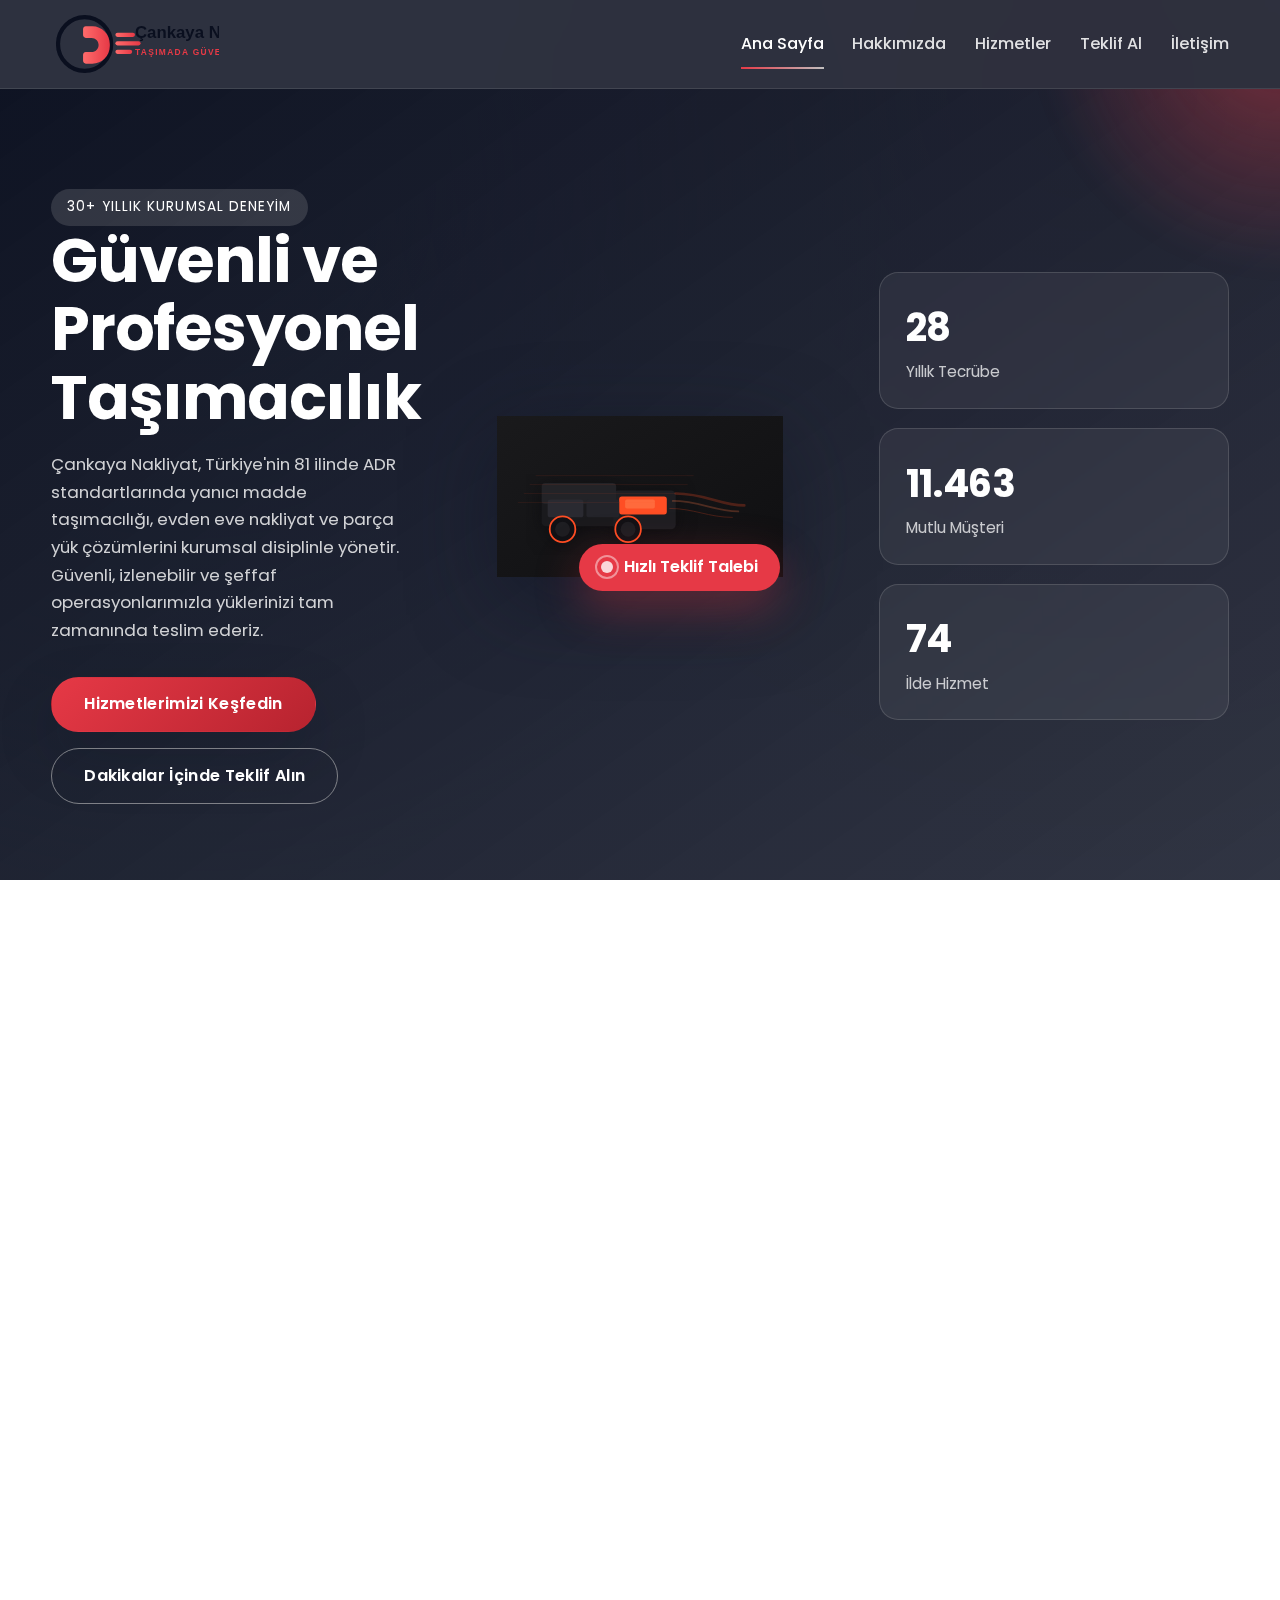
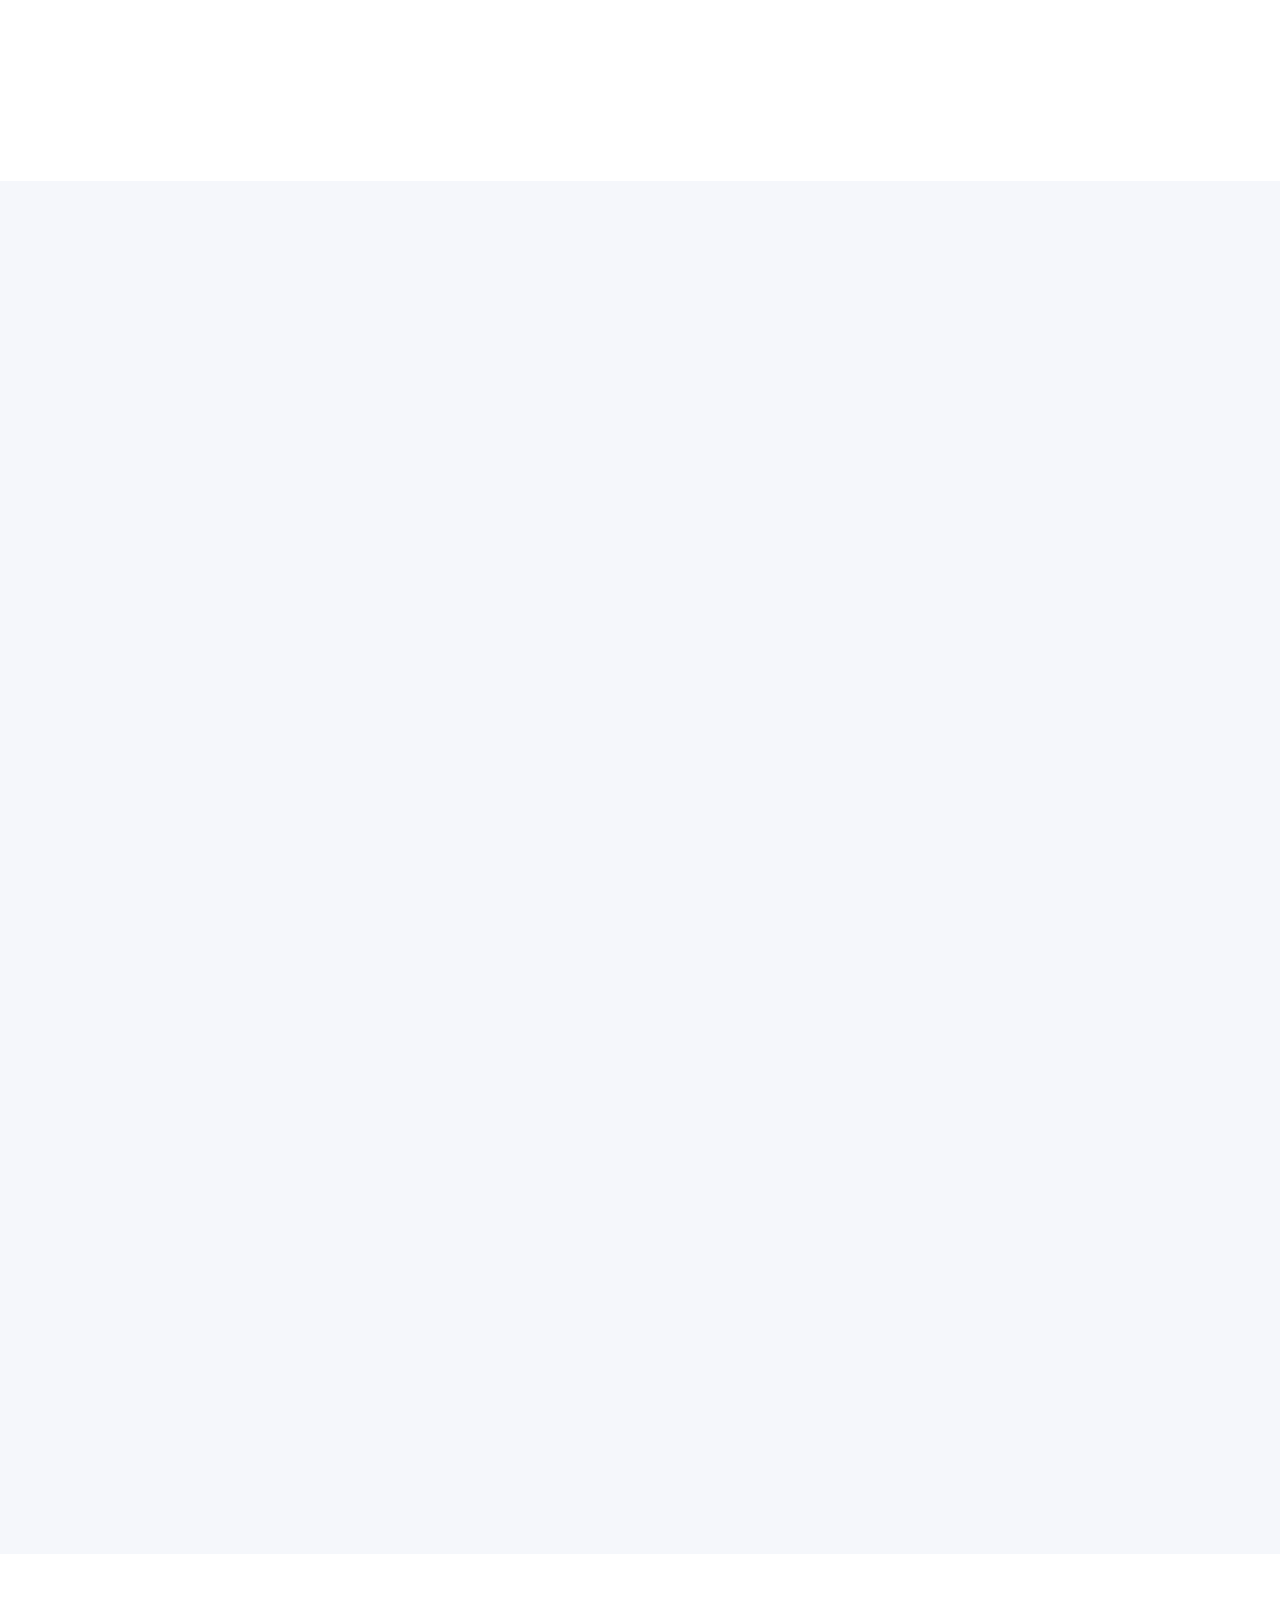
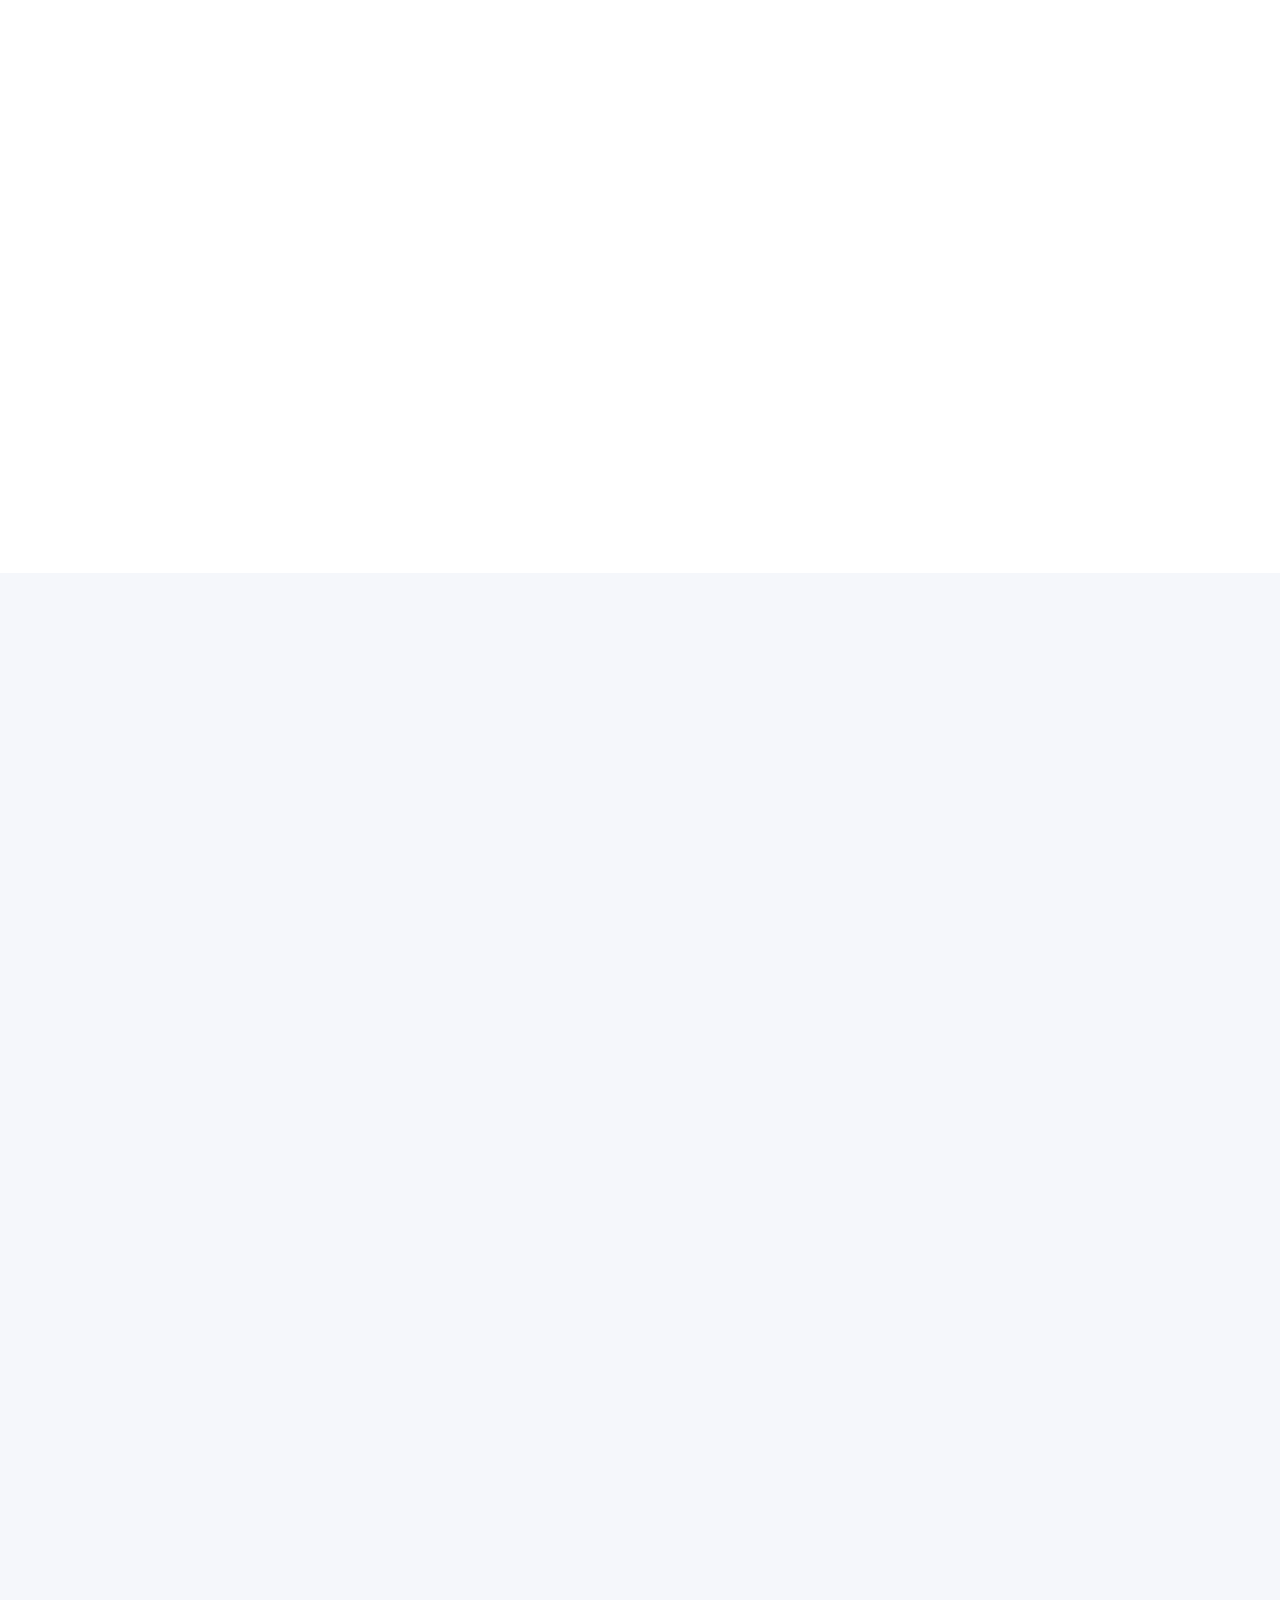
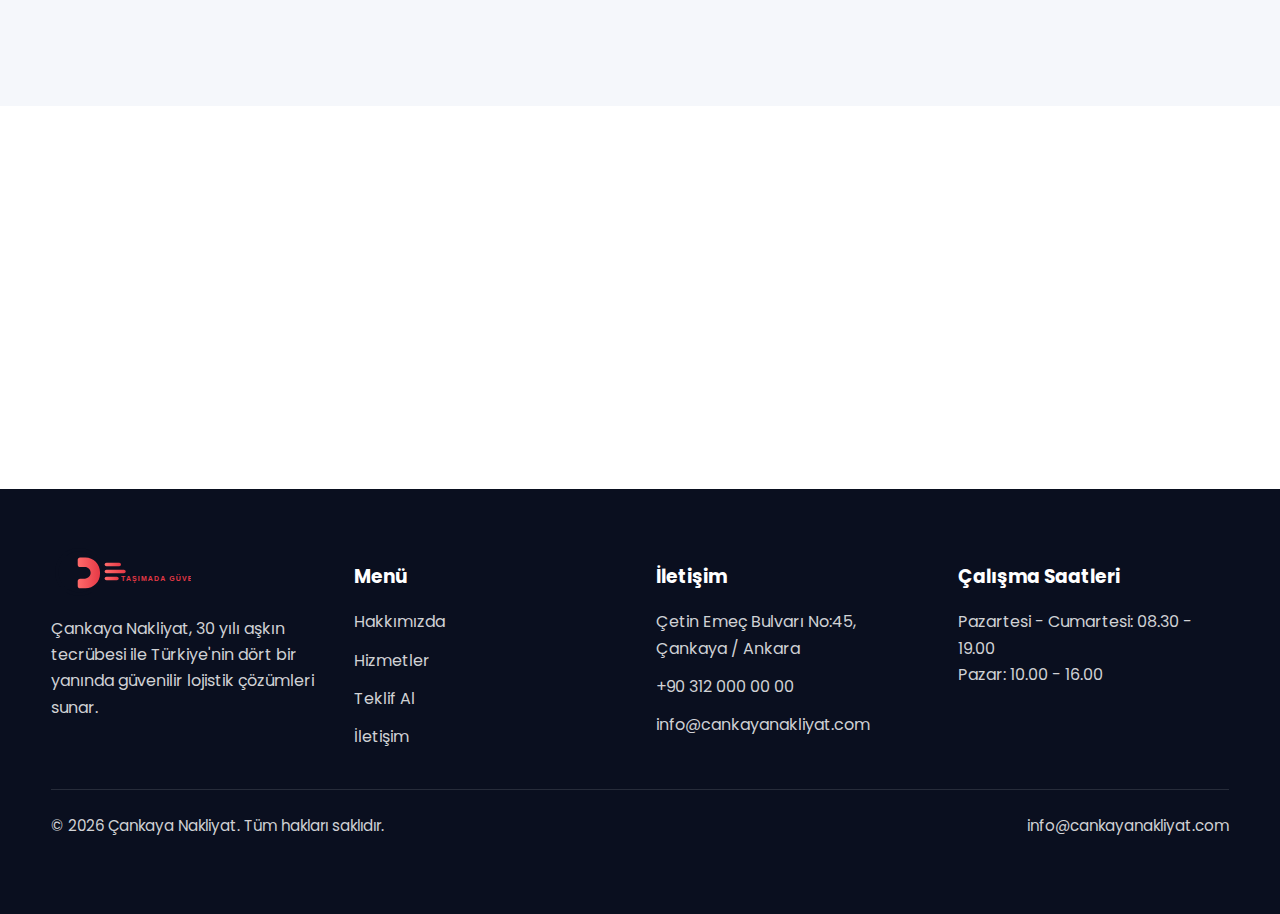
<file: index.html>
<!DOCTYPE html>
<html lang="tr">
<head>
  <meta charset="UTF-8" />
  <meta http-equiv="X-UA-Compatible" content="IE=edge" />
  <meta name="viewport" content="width=device-width, initial-scale=1.0" />
  <title>Çankaya Nakliyat | Profesyonel Taşımacılık ve Lojistik Çözümleri</title>
  <meta name="description" content="Çankaya Nakliyat, 81 ilde güvenilir lojistik, yanıcı madde taşımacılığı ve evden eve nakliyat hizmetleri sunan profesyonel taşımacılık markasıdır." />
  <link rel="canonical" href="https://cankayanakliyat.com/" />
  <meta name="robots" content="index, follow" />
  <meta name="theme-color" content="#0A0F1F" />
  <meta property="og:title" content="Çankaya Nakliyat | Profesyonel Taşımacılık ve Lojistik Çözümleri" />
  <meta property="og:description" content="Türkiye'nin 81 iline yayılan güvenilir lojistik ağıyla yanıcı madde, evden eve ve parça taşımacılığı hizmetleri." />
  <meta property="og:type" content="website" />
  <meta property="og:url" content="https://cankayanakliyat.com/" />
  <meta property="og:image" content="https://cankayanakliyat.com/assets/images/hero-truck.svg" />
  <meta property="og:locale" content="tr_TR" />
  <meta name="twitter:card" content="summary_large_image" />
  <meta name="twitter:title" content="Çankaya Nakliyat | Profesyonel Taşımacılık ve Lojistik Çözümleri" />
  <meta name="twitter:description" content="Çankaya Nakliyat ile 81 ilde güvenilir lojistik ve taşımacılık deneyimi yaşayın." />
  <link rel="preconnect" href="https://fonts.googleapis.com" />
  <link rel="preconnect" href="https://fonts.gstatic.com" crossorigin />
  <link href="https://fonts.googleapis.com/css2?family=Montserrat:wght@400;500;600;700&family=Poppins:wght@400;500;600;700;800&display=swap" rel="stylesheet" />
  <link rel="stylesheet" href="assets/css/style.css" />
  <link rel="icon" href="assets/images/logo.svg" type="image/svg+xml" />
  <script type="application/ld+json">
  {
    "@context": "https://schema.org",
    "@type": "LocalBusiness",
    "name": "Çankaya Nakliyat",
    "image": "https://cankayanakliyat.com/assets/images/logo.svg",
    "@id": "https://cankayanakliyat.com/#kurumsal",
    "url": "https://cankayanakliyat.com/",
    "telephone": "+90 312 000 00 00",
    "priceRange": "₺₺",
    "address": {
      "@type": "PostalAddress",
      "streetAddress": "Çetin Emeç Bulvarı No:45",
      "addressLocality": "Çankaya",
      "addressRegion": "Ankara",
      "postalCode": "06460",
      "addressCountry": "TR"
    },
    "geo": {
      "@type": "GeoCoordinates",
      "latitude": 39.9114,
      "longitude": 32.8536
    },
    "areaServed": "Türkiye",
    "sameAs": [
      "https://www.facebook.com/cankayanakliyat",
      "https://www.instagram.com/cankayanakliyat"
    ]
  }
  </script>
</head>
<body data-page="home">
  <header>
    <div class="container header-inner">
      <a href="index.html" class="brand" aria-label="Çankaya Nakliyat Ana Sayfa">
        <img src="assets/images/logo.svg" alt="Çankaya Nakliyat logosu" loading="lazy" />
      </a>
      <nav class="primary-nav" aria-label="Ana menü">
        <a href="index.html" class="active">Ana Sayfa</a>
        <a href="about.html">Hakkımızda</a>
        <a href="services.html">Hizmetler</a>
        <a href="quote.html">Teklif Al</a>
        <a href="contact.html">İletişim</a>
      </nav>
      <button class="nav-toggle" aria-expanded="false" aria-label="Mobil menüyü aç">
        <span></span>
        <span></span>
        <span></span>
      </button>
      <div class="mobile-nav" role="menu">
        <a href="index.html">Ana Sayfa</a>
        <a href="about.html">Hakkımızda</a>
        <a href="services.html">Hizmetler</a>
        <a href="quote.html">Teklif Al</a>
        <a href="contact.html">İletişim</a>
      </div>
    </div>
  </header>

  <main>
    <section class="hero" aria-labelledby="hero-title">
      <div class="container">
        <div class="hero-content" data-animate>
          <span class="badge" aria-label="30 yılı aşkın lojistik deneyimi">30+ Yıllık Kurumsal Deneyim</span>
          <h1 id="hero-title">Güvenli ve Profesyonel Taşımacılık</h1>
          <p>
            Çankaya Nakliyat, Türkiye'nin 81 ilinde ADR standartlarında yanıcı madde taşımacılığı, evden eve nakliyat
            ve parça yük çözümlerini kurumsal disiplinle yönetir. Güvenli, izlenebilir ve şeffaf operasyonlarımızla
            yüklerinizi tam zamanında teslim ederiz.
          </p>
          <div class="cta-group">
            <a class="btn btn-primary" href="services.html" data-router="true">Hizmetlerimizi Keşfedin</a>
            <a class="btn btn-outline" href="quote.html" data-router="true">Dakikalar İçinde Teklif Alın</a>
          </div>
        </div>
        <div class="hero-illustration" data-animate>
          <img src="assets/images/hero-truck.svg" alt="Çankaya Nakliyat filosu" loading="lazy" />
          <a class="hero-floating-cta" href="quote.html" data-router="true">
            <span aria-hidden="true"></span>
            Hızlı Teklif Talebi
          </a>
        </div>
        <div class="stats" data-animate>
          <div class="stat-card">
            <span class="stat-number" data-counter="30">0</span>
            <span class="stat-label">Yıllık Tecrübe</span>
          </div>
          <div class="stat-card">
            <span class="stat-number" data-counter="12500">0</span>
            <span class="stat-label">Mutlu Müşteri</span>
          </div>
          <div class="stat-card">
            <span class="stat-number" data-counter="81">0</span>
            <span class="stat-label">İlde Hizmet</span>
          </div>
        </div>
      </div>
    </section>

    <section class="section light" id="kurumsal" aria-labelledby="about-preview-title">
      <div class="container" style="display: grid; gap: 3rem; grid-template-columns: repeat(auto-fit, minmax(280px, 1fr)); align-items: center;">
        <div data-animate>
          <span class="badge">Kurumsal Yaklaşım</span>
          <h2 id="about-preview-title" class="section-title">Türkiye'nin Güvenilir Lojistik Partneri</h2>
          <p class="section-subtitle">
            ADR sertifikalı filomuz, gerçek zamanlı takip sistemlerimiz ve uzman operasyon ekibimizle yüksek riskli
            taşımaları dahi eksiksiz yönetiyoruz.
          </p>
          <a class="btn btn-primary" href="about.html" data-router="true">Şirketimizi Tanıyın</a>
        </div>
        <div class="highlight-box" data-animate>
          <h3>Önceliğimiz Güvenlik</h3>
          <p>
            Yanıcı, hassas ve yüksek değerli yükler için uluslararası standartlarda güvenlik protokollerini eksiksiz
            uyguluyoruz.
          </p>
          <ul class="values-list">
            <li>
              <strong>ISO Belgeli Operasyon</strong>
              <p>Kalite, çevre ve iş güvenliği yönetimini tüm süreçlerimize entegre ettik.</p>
            </li>
            <li>
              <strong>Gerçek Zamanlı İzleme</strong>
              <p>Güncel konum, sıcaklık ve güvenlik verilerini müşterilerimizle anlık paylaşıyoruz.</p>
            </li>
            <li>
              <strong>Sürdürülebilir Filomuz</strong>
              <p>Düşük emisyonlu araçlarımız ve optimizasyon yazılımlarımız ile karbon ayak izimizi azaltıyoruz.</p>
            </li>
          </ul>
        </div>
      </div>
    </section>

    <section class="section" aria-labelledby="services-overview-title">
      <div class="container">
        <div data-animate>
          <span class="badge">Hizmetlerimiz</span>
          <h2 id="services-overview-title" class="section-title">Her Yük İçin Titiz Planlama</h2>
          <p class="section-subtitle">
            Çankaya Nakliyat, enerji, perakende, sağlık ve üretim sektörlerine özel çözümler geliştirerek, operasyonların
            kesintisiz devam etmesini sağlar.
          </p>
        </div>
        <div class="services-grid" aria-label="Öne çıkan lojistik hizmetleri">
          <article class="service-card" tabindex="0" data-animate>
            <div class="service-icon" aria-hidden="true">🔥</div>
            <h3>Yanıcı Madde Taşımacılığı</h3>
            <p class="service-text">ADR yönetmeliklerine uygun ekipman ve uzman kadro ile maksimum güvenlik.</p>
            <div class="service-reveal">
              <p>7/24 izleme, sıcaklık kontrollü taşıma ve olay anında hızlı müdahale protokolleri ile risksiz teslimat.</p>
            </div>
          </article>
          <article class="service-card" tabindex="0" data-animate>
            <div class="service-icon" aria-hidden="true">🏠</div>
            <h3>Evden Eve Nakliyat</h3>
            <p class="service-text">Paketleme, montaj ve sigorta dahil uçtan uca taşınma yönetimi.</p>
            <div class="service-reveal">
              <p>Akıllı rota planlama, kat planına uygun ekip ve dijital teslim tutanakları ile stressiz taşınma.</p>
            </div>
          </article>
          <article class="service-card" tabindex="0" data-animate>
            <div class="service-icon" aria-hidden="true">📦</div>
            <h3>Parça Taşımacılığı</h3>
            <p class="service-text">Küçük hacimli yükleriniz için hızlı, uygun maliyetli teslimat ağı.</p>
            <div class="service-reveal">
              <p>Esnek toplama saatleri, dijital imza ve teslim kanıtı paylaşımı ile güvenilir hizmet.</p>
            </div>
          </article>
        </div>
      </div>
    </section>

    <section class="section light" aria-labelledby="testimonials-title">
      <div class="container">
        <div data-animate>
          <span class="badge">Referanslarımız</span>
          <h2 id="testimonials-title" class="section-title">Müşteri Deneyimlerinden İlham Alın</h2>
          <p class="section-subtitle">Kurumsal iş ortaklarımız ve bireysel müşterilerimiz Çankaya Nakliyat'ı neden seçiyor?</p>
        </div>
        <div class="testimonials">
          <article class="testimonial-card" data-animate>
            <blockquote>
              Enerji sektöründeki hassas sevkiyatlarımızda Çankaya Nakliyat'ın ADR uyumlu çözümleri sayesinde tüm süreçler
              kusursuz ilerliyor.
            </blockquote>
            <cite>Selin K. · Operasyon Müdürü</cite>
          </article>
          <article class="testimonial-card" data-animate>
            <blockquote>
              Ev taşımamızda gösterdikleri disiplin ve özen sayesinde tek bir eşyamız dahi zarar görmeden yeni evimize
              yerleştik.
            </blockquote>
            <cite>Burak &amp; Ece Ailesi</cite>
          </article>
          <article class="testimonial-card" data-animate>
            <blockquote>
              Parça yük teslimatlarındaki hız ve şeffaf bildirimler, tedarik zinciri operasyonlarımıza büyük değer kattı.
            </blockquote>
            <cite>Ahmet D. · Lojistik Müdürü</cite>
          </article>
        </div>
      </div>
    </section>

    <section class="section" aria-labelledby="nationwide-title">
      <div class="container nationwide-grid">
        <div class="nationwide-copy" data-animate>
          <span class="badge">81 İlde Hizmet</span>
          <h2 id="nationwide-title" class="section-title">Türkiye Haritası Üzerinde Anlık Takip</h2>
          <p class="section-subtitle">
            Ankara merkezli operasyon merkezimizden filomuzun tamamını dijital haritalar üzerinden izliyor, tüm müşterilerimize
            güvenli ve profesyonel taşımacılık deneyimi sunuyoruz.
          </p>
          <ul class="values-list check-list" aria-label="Çankaya Nakliyat güvenceleri">
            <li>
              <strong>81 İl / 7 Bölge Kapsama</strong>
              <p>Her bölgede saha ekiplerimiz ve çözüm ortaklarımızla eş zamanlı teslimat yönetimi.</p>
            </li>
            <li>
              <strong>Gerçek Zamanlı İzleme</strong>
              <p>ADR uyumlu sensörler ve güvenli iletişim altyapısıyla yük güvenliğini anlık kontrol ediyoruz.</p>
            </li>
            <li>
              <strong>Kurumsal Raporlama</strong>
              <p>Operasyon raporlarını, teslim tutanaklarını ve rota verilerini müşterilerimizle paylaşıyoruz.</p>
            </li>
          </ul>
          <div class="cta-group">
            <a class="btn btn-primary" href="services.html" data-router="true">Hizmet Ağımızı İnceleyin</a>
            <a class="btn btn-outline" href="contact.html" data-router="true">Operasyon Merkezi ile Görüşün</a>
          </div>
        </div>
        <div class="map-column" data-animate>
          <div class="map-wrapper">
            <svg viewBox="0 0 640 320" role="img" aria-label="Türkiye haritası üzerinde Çankaya Nakliyat hizmet noktaları" data-turkey-map>
              <path class="map-outline" d="M32 180 C72 140 96 104 156 112 C208 120 228 96 288 104 C352 112 380 92 420 104 C476 120 516 108 560 140 C604 172 608 204 600 220 C588 248 548 258 520 260 C472 262 432 244 384 248 C344 252 312 272 268 276 C220 280 176 268 144 252 C108 234 76 224 56 212 C32 198 8 188 32 180 Z" />
              <g class="map-provinces" data-provinces></g>
            </svg>
            <div class="map-tooltip" role="status" data-map-tooltip>İl bilgisi</div>
          </div>
        </div>
      </div>
    </section>

    <section class="section light" aria-labelledby="cta-title">
      <div class="container" style="display: grid; gap: 2.4rem; grid-template-columns: repeat(auto-fit, minmax(280px, 1fr)); align-items: center;">
        <div data-animate>
          <h2 id="cta-title" class="section-title">Operasyonlarınızı Birlikte Güçlendirelim</h2>
          <p class="section-subtitle">Uzman müşteri temsilcilerimiz ihtiyaçlarınızı dinleyip size özel lojistik çözümler tasarlasın.</p>
        </div>
        <div class="cta-group" data-animate>
          <a class="btn btn-primary" href="quote.html" data-router="true">Teklif Formunu Aç</a>
          <a class="btn btn-outline" href="contact.html" data-router="true">İletişim Bilgilerimiz</a>
        </div>
      </div>
    </section>
  </main>

  <footer>
    <div class="container footer-grid">
      <div class="footer-brand">
        <img src="assets/images/logo.svg" alt="Çankaya Nakliyat" loading="lazy" />
        <p>Çankaya Nakliyat, 30 yılı aşkın tecrübesi ile Türkiye'nin dört bir yanında güvenilir lojistik çözümleri sunar.</p>
      </div>
      <div>
        <h3>Menü</h3>
        <ul>
          <li><a href="about.html" data-router="true">Hakkımızda</a></li>
          <li><a href="services.html" data-router="true">Hizmetler</a></li>
          <li><a href="quote.html" data-router="true">Teklif Al</a></li>
          <li><a href="contact.html" data-router="true">İletişim</a></li>
        </ul>
      </div>
      <div>
        <h3>İletişim</h3>
        <ul>
          <li>Çetin Emeç Bulvarı No:45, Çankaya / Ankara</li>
          <li><a href="tel:+903120000000">+90 312 000 00 00</a></li>
          <li><a href="mailto:info@cankayanakliyat.com">info@cankayanakliyat.com</a></li>
        </ul>
      </div>
      <div>
        <h3>Çalışma Saatleri</h3>
        <p>Pazartesi - Cumartesi: 08.30 - 19.00<br />Pazar: 10.00 - 16.00</p>
      </div>
    </div>
    <div class="container footer-bottom">
      <span>© <span data-current-year></span> Çankaya Nakliyat. Tüm hakları saklıdır.</span>
      <a href="mailto:info@cankayanakliyat.com">info@cankayanakliyat.com</a>
    </div>
  </footer>

  <script src="https://cdnjs.cloudflare.com/ajax/libs/gsap/3.12.2/gsap.min.js" integrity="sha512-L21wXWxBY2NU4VFIfE88ll/aT0wJKcmUaWrOiVWnrPWeM0u2NcQHCJ3E1vM8iDSHPsuacF6nwLxgPLZld0w3YQ==" crossorigin="anonymous" referrerpolicy="no-referrer" defer></script>
  <script src="assets/js/animations.js" defer></script>
  <script src="assets/js/script.js" defer></script>
</body>
</html>
</file>
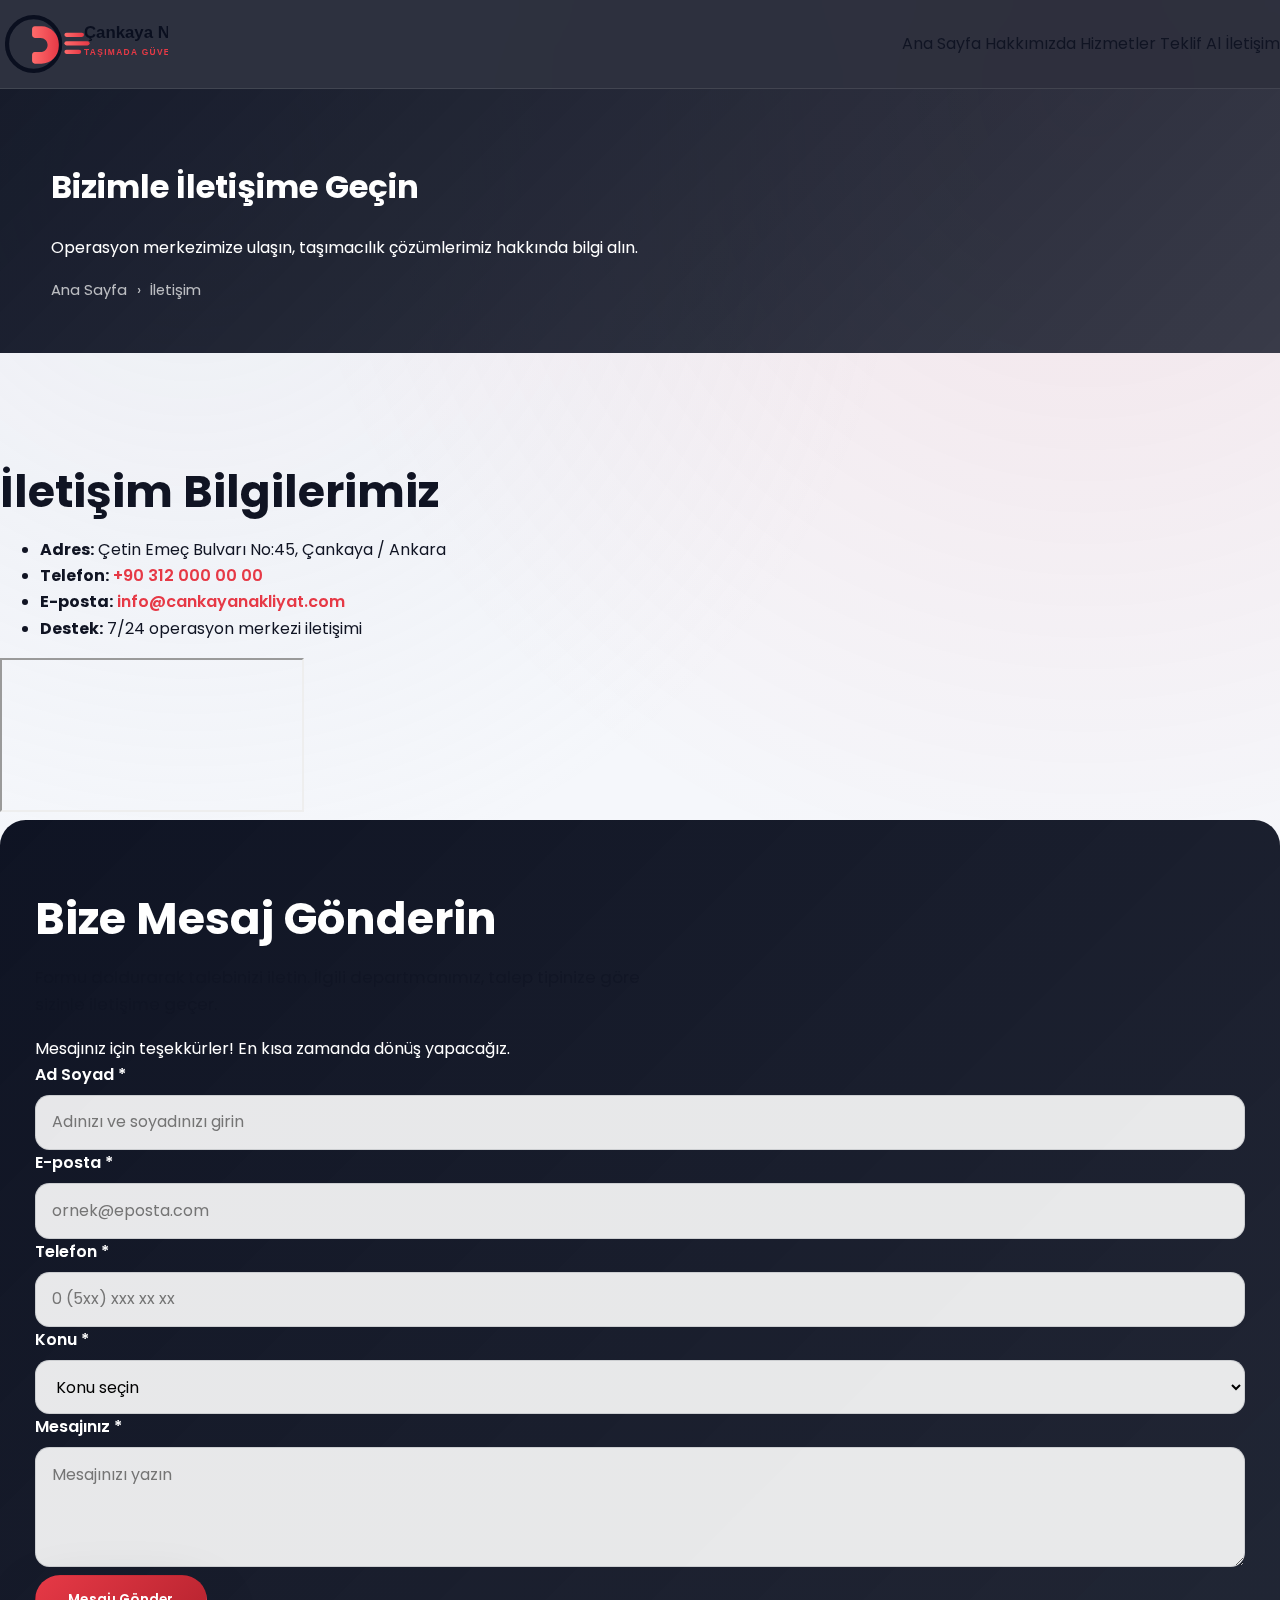
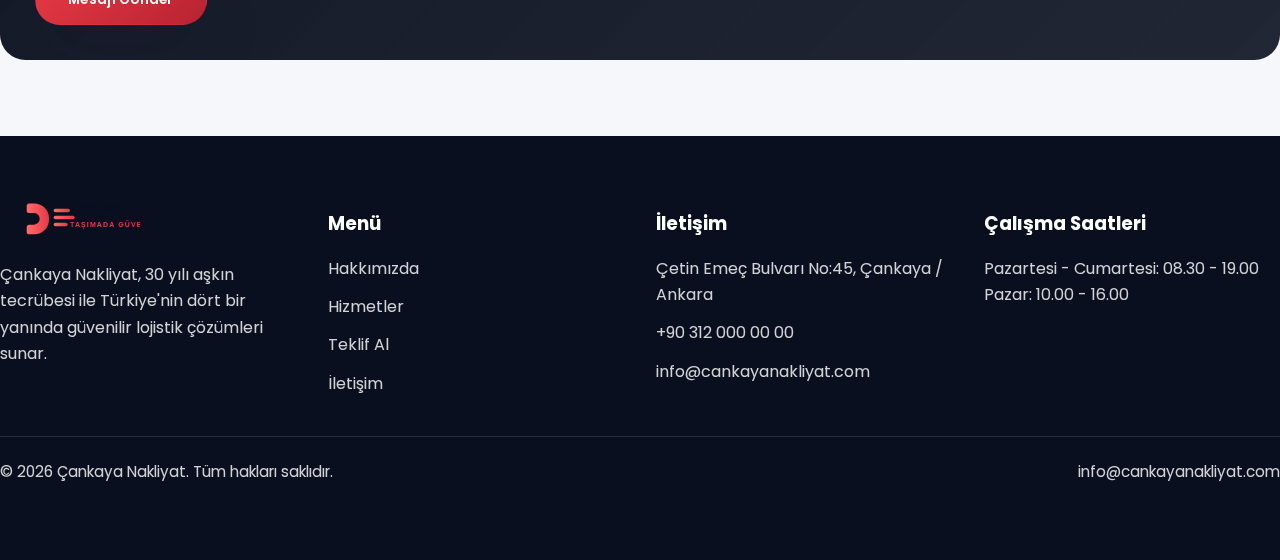
<file: contact.html>
<!DOCTYPE html>
<html lang="tr">
<head>
  <meta charset="UTF-8" />
  <meta http-equiv="X-UA-Compatible" content="IE=edge" />
  <meta name="viewport" content="width=device-width, initial-scale=1.0" />
  <title>İletişim | Çankaya Nakliyat</title>
  <meta name="description" content="Çankaya Nakliyat iletişim bilgileri. Adres, telefon, e-posta ve harita üzerinden konumumuza ulaşın." />
  <meta name="keywords" content="Çankaya Nakliyat iletişim, nakliyat adres, lojistik şirketi Ankara" />
  <link rel="preconnect" href="https://fonts.googleapis.com" />
  <link rel="preconnect" href="https://fonts.gstatic.com" crossorigin />
  <link href="https://fonts.googleapis.com/css2?family=Inter:wght@400;500;600;700&family=Poppins:wght@500;600;700&display=swap" rel="stylesheet" />
  <link rel="stylesheet" href="assets/css/style.css" />
  <link rel="icon" href="assets/images/logo.svg" type="image/svg+xml" />
</head>
<body>
  <header>
    <div class="header-inner">
      <a href="index.html" class="brand" aria-label="Çankaya Nakliyat Ana Sayfa">
        <img src="assets/images/logo.svg" alt="Çankaya Nakliyat logosu" />
      </a>
      <nav aria-label="Ana menü">
        <a href="index.html">Ana Sayfa</a>
        <a href="about.html">Hakkımızda</a>
        <a href="services.html">Hizmetler</a>
        <a href="quote.html">Teklif Al</a>
        <a href="contact.html" class="active">İletişim</a>
      </nav>
      <button class="nav-toggle" aria-expanded="false" aria-label="Menüyü Aç/Kapat">
        <span></span>
        <span></span>
        <span></span>
      </button>
      <div class="mobile-nav" role="menu">
        <a href="index.html">Ana Sayfa</a>
        <a href="about.html">Hakkımızda</a>
        <a href="services.html">Hizmetler</a>
        <a href="quote.html">Teklif Al</a>
        <a href="contact.html">İletişim</a>
      </div>
    </div>
  </header>

  <main class="main-content">
    <section class="inner-hero">
      <div class="container">
        <h1>Bizimle İletişime Geçin</h1>
        <p>Operasyon merkezimize ulaşın, taşımacılık çözümlerimiz hakkında bilgi alın.</p>
        <nav class="breadcrumb" aria-label="İçerik yolu">
          <a href="index.html">Ana Sayfa</a> › <span>İletişim</span>
        </nav>
      </div>
    </section>

    <section class="content-section">
      <div class="tablet-grid">
        <div>
          <h2 class="section-title">İletişim Bilgilerimiz</h2>
          <ul class="contact-details">
            <li><strong>Adres:</strong> Çetin Emeç Bulvarı No:45, Çankaya / Ankara</li>
            <li><strong>Telefon:</strong> <a href="tel:+903120000000">+90 312 000 00 00</a></li>
            <li><strong>E-posta:</strong> <a href="mailto:info@cankayanakliyat.com">info@cankayanakliyat.com</a></li>
            <li><strong>Destek:</strong> 7/24 operasyon merkezi iletişimi</li>
          </ul>
        </div>
        <div>
          <iframe class="map-iframe" title="Çankaya Nakliyat Konumu" src="https://www.openstreetmap.org/export/embed.html?bbox=32.844%2C39.906%2C32.861%2C39.915&amp;layer=mapnik&amp;marker=39.9114%2C32.8536" loading="lazy"></iframe>
        </div>
      </div>

      <div class="highlight-box">
        <h2 class="section-title">Bize Mesaj Gönderin</h2>
        <p class="section-subtitle">Formu doldurarak talebinizi iletin. İlgili departmanımız, talep tipinize göre sizinle iletişime geçer.</p>
        <form class="form" data-enhanced="true" aria-label="İletişim formu">
          <div class="success-message" role="status">Mesajınız için teşekkürler! En kısa zamanda dönüş yapacağız.</div>
          <div class="form-row">
            <div>
              <label for="contact-name">Ad Soyad *</label>
              <input type="text" id="contact-name" name="name" placeholder="Adınızı ve soyadınızı girin" required aria-required="true" />
            </div>
            <div>
              <label for="contact-email">E-posta *</label>
              <input type="email" id="contact-email" name="email" placeholder="ornek@eposta.com" required aria-required="true" />
            </div>
          </div>
          <div class="form-row">
            <div>
              <label for="contact-phone">Telefon *</label>
              <input type="tel" id="contact-phone" name="phone" placeholder="0 (5xx) xxx xx xx" required aria-required="true" pattern="[0-9\s()+-]{10,}" />
            </div>
            <div>
              <label for="contact-subject">Konu *</label>
              <select id="contact-subject" name="subject" required aria-required="true">
                <option value="" disabled selected>Konu seçin</option>
                <option value="destek">Operasyon Destek</option>
                <option value="teklif">Teklif Talebi</option>
                <option value="isbirligi">İş Birliği</option>
              </select>
            </div>
          </div>
          <div>
            <label for="contact-message">Mesajınız *</label>
            <textarea id="contact-message" name="message" placeholder="Mesajınızı yazın" required aria-required="true"></textarea>
          </div>
          <button class="btn btn-primary" type="submit">Mesajı Gönder</button>
        </form>
      </div>
    </section>
  </main>

  <footer>
    <div class="footer-grid">
      <div class="footer-brand">
        <img src="assets/images/logo.svg" alt="Çankaya Nakliyat" />
        <p>Çankaya Nakliyat, 30 yılı aşkın tecrübesi ile Türkiye'nin dört bir yanında güvenilir lojistik çözümleri sunar.</p>
      </div>
      <div>
        <h3>Menü</h3>
        <ul>
          <li><a href="about.html">Hakkımızda</a></li>
          <li><a href="services.html">Hizmetler</a></li>
          <li><a href="quote.html">Teklif Al</a></li>
          <li><a href="contact.html">İletişim</a></li>
        </ul>
      </div>
      <div>
        <h3>İletişim</h3>
        <ul>
          <li>Çetin Emeç Bulvarı No:45, Çankaya / Ankara</li>
          <li><a href="tel:+903120000000">+90 312 000 00 00</a></li>
          <li><a href="mailto:info@cankayanakliyat.com">info@cankayanakliyat.com</a></li>
        </ul>
      </div>
      <div>
        <h3>Çalışma Saatleri</h3>
        <p>Pazartesi - Cumartesi: 08.30 - 19.00<br />Pazar: 10.00 - 16.00</p>
      </div>
    </div>
    <div class="footer-bottom">
      <span>© <span data-current-year></span> Çankaya Nakliyat. Tüm hakları saklıdır.</span>
      <a href="mailto:info@cankayanakliyat.com">info@cankayanakliyat.com</a>
    </div>
  </footer>

  <script src="assets/js/script.js" defer></script>
</body>
</html>
</file>
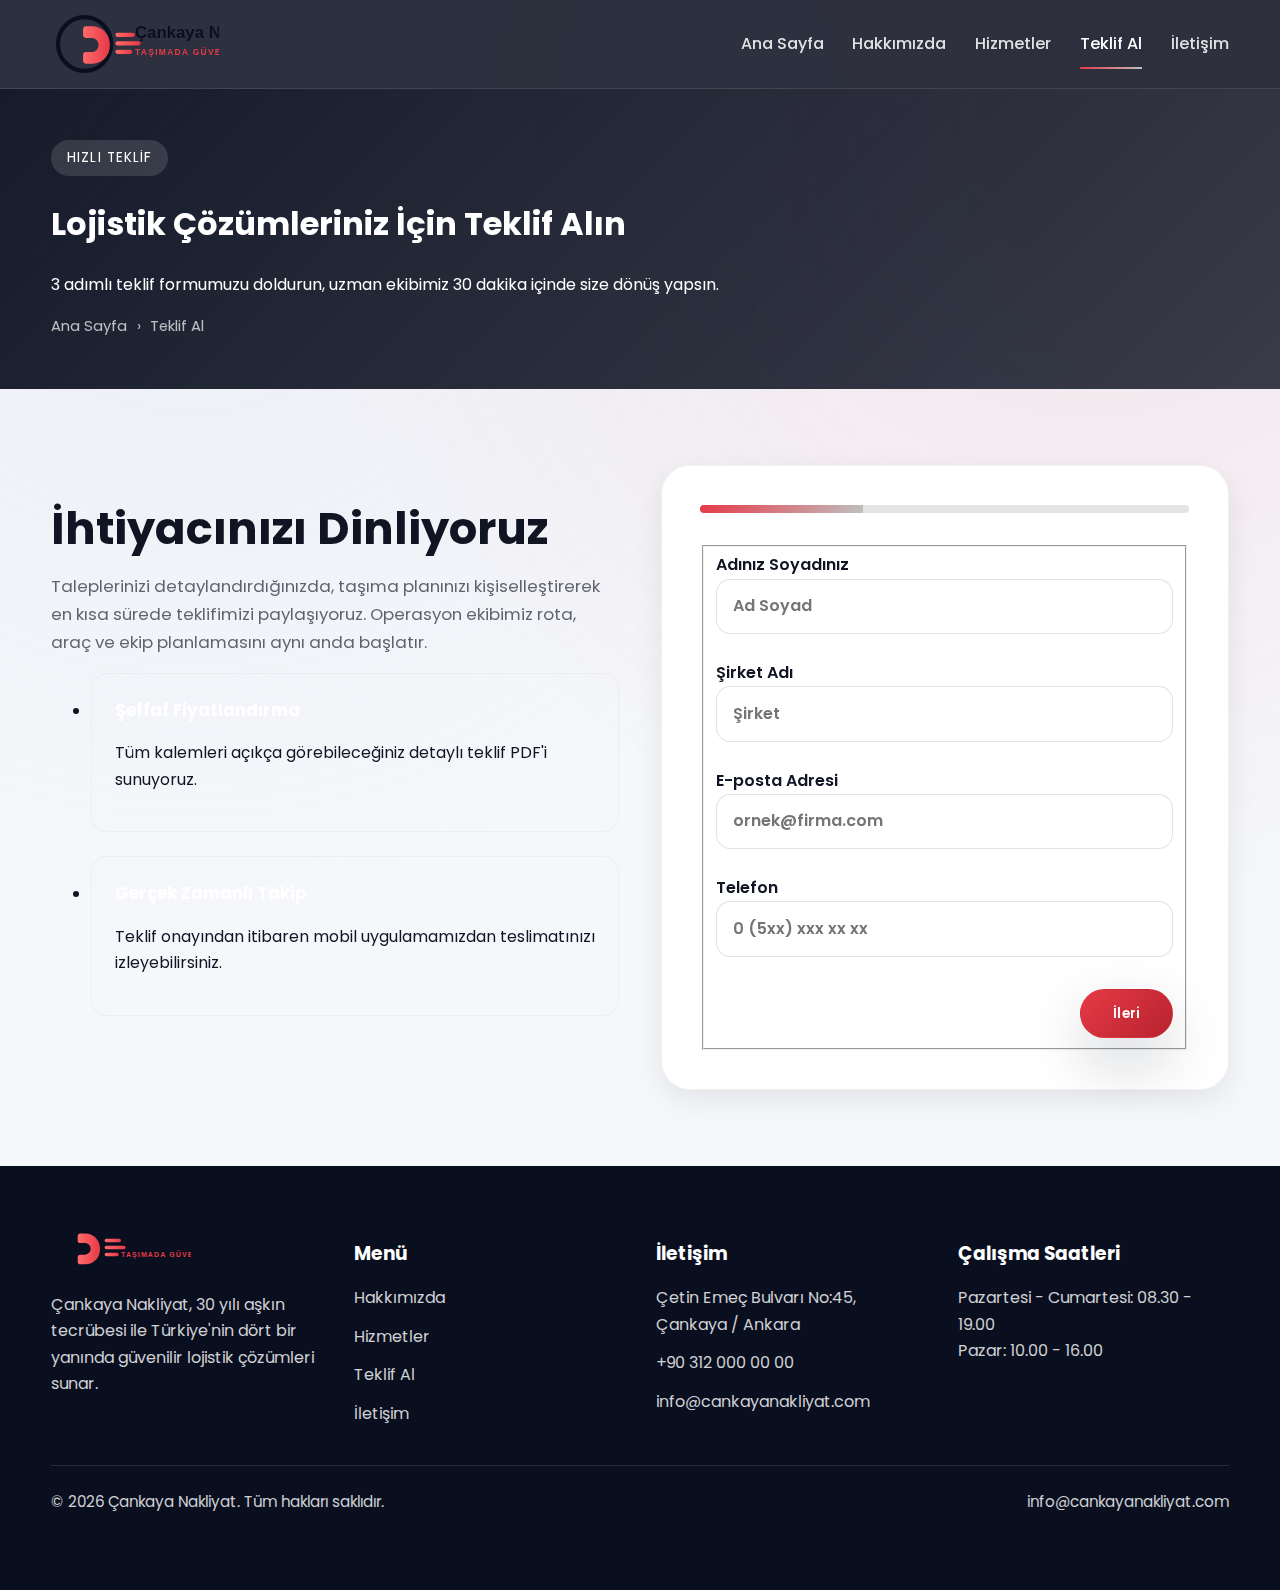
<file: quote.html>
<!DOCTYPE html>
<html lang="tr">
<head>
  <meta charset="UTF-8" />
  <meta http-equiv="X-UA-Compatible" content="IE=edge" />
  <meta name="viewport" content="width=device-width, initial-scale=1.0" />
  <title>Teklif Al | Çankaya Nakliyat</title>
  <meta name="description" content="Çankaya Nakliyat'tan dakikalar içinde lojistik teklifinizi alın. Kısa formu doldurun, uzman ekibimiz sizinle iletişime geçsin." />
  <link rel="canonical" href="https://cankayanakliyat.com/quote.html" />
  <meta name="robots" content="index, follow" />
  <meta property="og:title" content="Teklif Al | Çankaya Nakliyat" />
  <meta property="og:description" content="Profesyonel lojistik çözümleri için dakikalar içinde teklif talebi oluşturun." />
  <meta property="og:type" content="website" />
  <meta property="og:url" content="https://cankayanakliyat.com/quote.html" />
  <meta property="og:image" content="https://cankayanakliyat.com/assets/images/hero-truck.svg" />
  <meta property="og:locale" content="tr_TR" />
  <meta name="twitter:card" content="summary_large_image" />
  <meta name="twitter:title" content="Teklif Al | Çankaya Nakliyat" />
  <meta name="twitter:description" content="Profesyonel lojistik çözümleri için dakikalar içinde teklif talebi oluşturun." />
  <link rel="preconnect" href="https://fonts.googleapis.com" />
  <link rel="preconnect" href="https://fonts.gstatic.com" crossorigin />
  <link href="https://fonts.googleapis.com/css2?family=Montserrat:wght@400;500;600;700&family=Poppins:wght@400;500;600;700;800&display=swap" rel="stylesheet" />
  <link rel="stylesheet" href="assets/css/style.css" />
  <link rel="icon" href="assets/images/logo.svg" type="image/svg+xml" />
  <script type="application/ld+json">
  {
    "@context": "https://schema.org",
    "@type": "LocalBusiness",
    "name": "Çankaya Nakliyat",
    "image": "https://cankayanakliyat.com/assets/images/logo.svg",
    "@id": "https://cankayanakliyat.com/#kurumsal",
    "url": "https://cankayanakliyat.com/",
    "telephone": "+90 312 000 00 00",
    "address": {
      "@type": "PostalAddress",
      "streetAddress": "Çetin Emeç Bulvarı No:45",
      "addressLocality": "Çankaya",
      "addressRegion": "Ankara",
      "postalCode": "06460",
      "addressCountry": "TR"
    },
    "geo": {
      "@type": "GeoCoordinates",
      "latitude": 39.9114,
      "longitude": 32.8536
    },
    "areaServed": "Türkiye"
  }
  </script>
</head>
<body data-page="quote">
  <header>
    <div class="container header-inner">
      <a href="index.html" class="brand" aria-label="Çankaya Nakliyat Ana Sayfa">
        <img src="assets/images/logo.svg" alt="Çankaya Nakliyat logosu" loading="lazy" />
      </a>
      <nav class="primary-nav" aria-label="Ana menü">
        <a href="index.html">Ana Sayfa</a>
        <a href="about.html">Hakkımızda</a>
        <a href="services.html">Hizmetler</a>
        <a href="quote.html" class="active">Teklif Al</a>
        <a href="contact.html">İletişim</a>
      </nav>
      <button class="nav-toggle" aria-expanded="false" aria-label="Mobil menüyü aç">
        <span></span>
        <span></span>
        <span></span>
      </button>
      <div class="mobile-nav" role="menu">
        <a href="index.html">Ana Sayfa</a>
        <a href="about.html">Hakkımızda</a>
        <a href="services.html">Hizmetler</a>
        <a href="quote.html">Teklif Al</a>
        <a href="contact.html">İletişim</a>
      </div>
    </div>
  </header>

  <main>
    <section class="inner-hero">
      <div class="container" data-animate>
        <span class="badge">Hızlı Teklif</span>
        <h1>Lojistik Çözümleriniz İçin Teklif Alın</h1>
        <p>3 adımlı teklif formumuzu doldurun, uzman ekibimiz 30 dakika içinde size dönüş yapsın.</p>
        <nav class="breadcrumb" aria-label="İçerik yolu">
          <a href="index.html" data-router="true">Ana Sayfa</a> › <span>Teklif Al</span>
        </nav>
      </div>
    </section>

    <section class="section">
      <div class="container quote-wrapper">
        <div data-animate>
          <h2 class="section-title">İhtiyacınızı Dinliyoruz</h2>
          <p class="section-subtitle">
            Taleplerinizi detaylandırdığınızda, taşıma planınızı kişiselleştirerek en kısa sürede teklifimizi paylaşıyoruz.
            Operasyon ekibimiz rota, araç ve ekip planlamasını aynı anda başlatır.
          </p>
          <ul class="values-list" style="color: var(--color-text);">
            <li><strong>Şeffaf Fiyatlandırma</strong><p>Tüm kalemleri açıkça görebileceğiniz detaylı teklif PDF'i sunuyoruz.</p></li>
            <li><strong>Gerçek Zamanlı Takip</strong><p>Teklif onayından itibaren mobil uygulamamızdan teslimatınızı izleyebilirsiniz.</p></li>
          </ul>
        </div>
        <form class="quote-form" data-multistep novalidate data-animate>
          <div class="progress-bar" aria-hidden="true">
            <span data-progress></span>
          </div>
          <fieldset class="step active" data-step="1" aria-label="İletişim Bilgileri">
            <legend class="sr-only">İletişim Bilgileri</legend>
            <div class="form-grid double">
              <label>Adınız Soyadınız
                <input type="text" name="name" placeholder="Ad Soyad" required autocomplete="name" />
              </label>
              <label>Şirket Adı
                <input type="text" name="company" placeholder="Şirket" required autocomplete="organization" />
              </label>
              <label>E-posta Adresi
                <input type="email" name="email" placeholder="ornek@firma.com" required autocomplete="email" />
              </label>
              <label>Telefon
                <input type="tel" name="phone" placeholder="0 (5xx) xxx xx xx" required autocomplete="tel" />
              </label>
            </div>
            <div class="step-actions">
              <span></span>
              <button class="btn btn-primary" type="button" data-action="next">İleri</button>
            </div>
          </fieldset>
          <fieldset class="step" data-step="2" aria-label="Taşıma Detayları">
            <legend class="sr-only">Taşıma Detayları</legend>
            <div class="form-grid double">
              <label>Hizmet Tipi
                <select name="service" required>
                  <option value="">Seçiniz</option>
                  <option value="yanici">Yanıcı Madde Taşımacılığı</option>
                  <option value="evdeneve">Evden Eve Nakliyat</option>
                  <option value="parca">Parça Taşımacılığı</option>
                </select>
              </label>
              <label>Yük Tipi
                <input type="text" name="cargo" placeholder="Örn. Kimyasal, Mobilya" required />
              </label>
              <label>Çıkış Noktası
                <input type="text" name="origin" placeholder="İl / İlçe" required />
              </label>
              <label>Varış Noktası
                <input type="text" name="destination" placeholder="İl / İlçe" required />
              </label>
            </div>
            <label>Ayrıntılar
              <textarea name="details" placeholder="Yük bilgisi, özel istekler, teslim tarihi..." required></textarea>
            </label>
            <div class="step-actions">
              <button class="btn btn-outline" type="button" data-action="prev">Geri</button>
              <button class="btn btn-primary" type="button" data-action="next">İleri</button>
            </div>
          </fieldset>
          <fieldset class="step" data-step="3" aria-label="Zamanlama">
            <legend class="sr-only">Zamanlama</legend>
            <div class="form-grid double">
              <label>Planlanan Yükleme Tarihi
                <input type="date" name="pickup_date" required />
              </label>
              <label>Teslimat Önceliği
                <select name="priority" required>
                  <option value="">Seçiniz</option>
                  <option value="standart">Standart (48-72 Saat)</option>
                  <option value="hizli">Hızlı Teslimat</option>
                  <option value="gece">Gece Operasyonu</option>
                </select>
              </label>
            </div>
            <label>Ek Notlar
              <textarea name="notes" placeholder="Ekipman ihtiyacı, kat bilgisi, çalışma saatleri..."></textarea>
            </label>
            <div class="step-actions">
              <button class="btn btn-outline" type="button" data-action="prev">Geri</button>
              <button class="btn btn-primary" type="submit">Teklif Talebini Gönder</button>
            </div>
          </fieldset>
        </form>
      </div>
    </section>
  </main>

  <div class="toast" role="alert" aria-live="assertive" data-toast>Talebiniz başarıyla alındı! Uzmanlarımız kısa süre içinde sizinle iletişime geçecek.</div>

  <footer>
    <div class="container footer-grid">
      <div class="footer-brand">
        <img src="assets/images/logo.svg" alt="Çankaya Nakliyat" loading="lazy" />
        <p>Çankaya Nakliyat, 30 yılı aşkın tecrübesi ile Türkiye'nin dört bir yanında güvenilir lojistik çözümleri sunar.</p>
      </div>
      <div>
        <h3>Menü</h3>
        <ul>
          <li><a href="about.html" data-router="true">Hakkımızda</a></li>
          <li><a href="services.html" data-router="true">Hizmetler</a></li>
          <li><a href="quote.html" data-router="true">Teklif Al</a></li>
          <li><a href="contact.html" data-router="true">İletişim</a></li>
        </ul>
      </div>
      <div>
        <h3>İletişim</h3>
        <ul>
          <li>Çetin Emeç Bulvarı No:45, Çankaya / Ankara</li>
          <li><a href="tel:+903120000000">+90 312 000 00 00</a></li>
          <li><a href="mailto:info@cankayanakliyat.com">info@cankayanakliyat.com</a></li>
        </ul>
      </div>
      <div>
        <h3>Çalışma Saatleri</h3>
        <p>Pazartesi - Cumartesi: 08.30 - 19.00<br />Pazar: 10.00 - 16.00</p>
      </div>
    </div>
    <div class="container footer-bottom">
      <span>© <span data-current-year></span> Çankaya Nakliyat. Tüm hakları saklıdır.</span>
      <a href="mailto:info@cankayanakliyat.com">info@cankayanakliyat.com</a>
    </div>
  </footer>

  <script src="https://cdnjs.cloudflare.com/ajax/libs/gsap/3.12.2/gsap.min.js" integrity="sha512-L21wXWxBY2NU4VFIfE88ll/aT0wJKcmUaWrOiVWnrPWeM0u2NcQHCJ3E1vM8iDSHPsuacF6nwLxgPLZld0w3YQ==" crossorigin="anonymous" referrerpolicy="no-referrer" defer></script>
  <script src="assets/js/animations.js" defer></script>
  <script src="assets/js/script.js" defer></script>
</body>
</html>
</file>
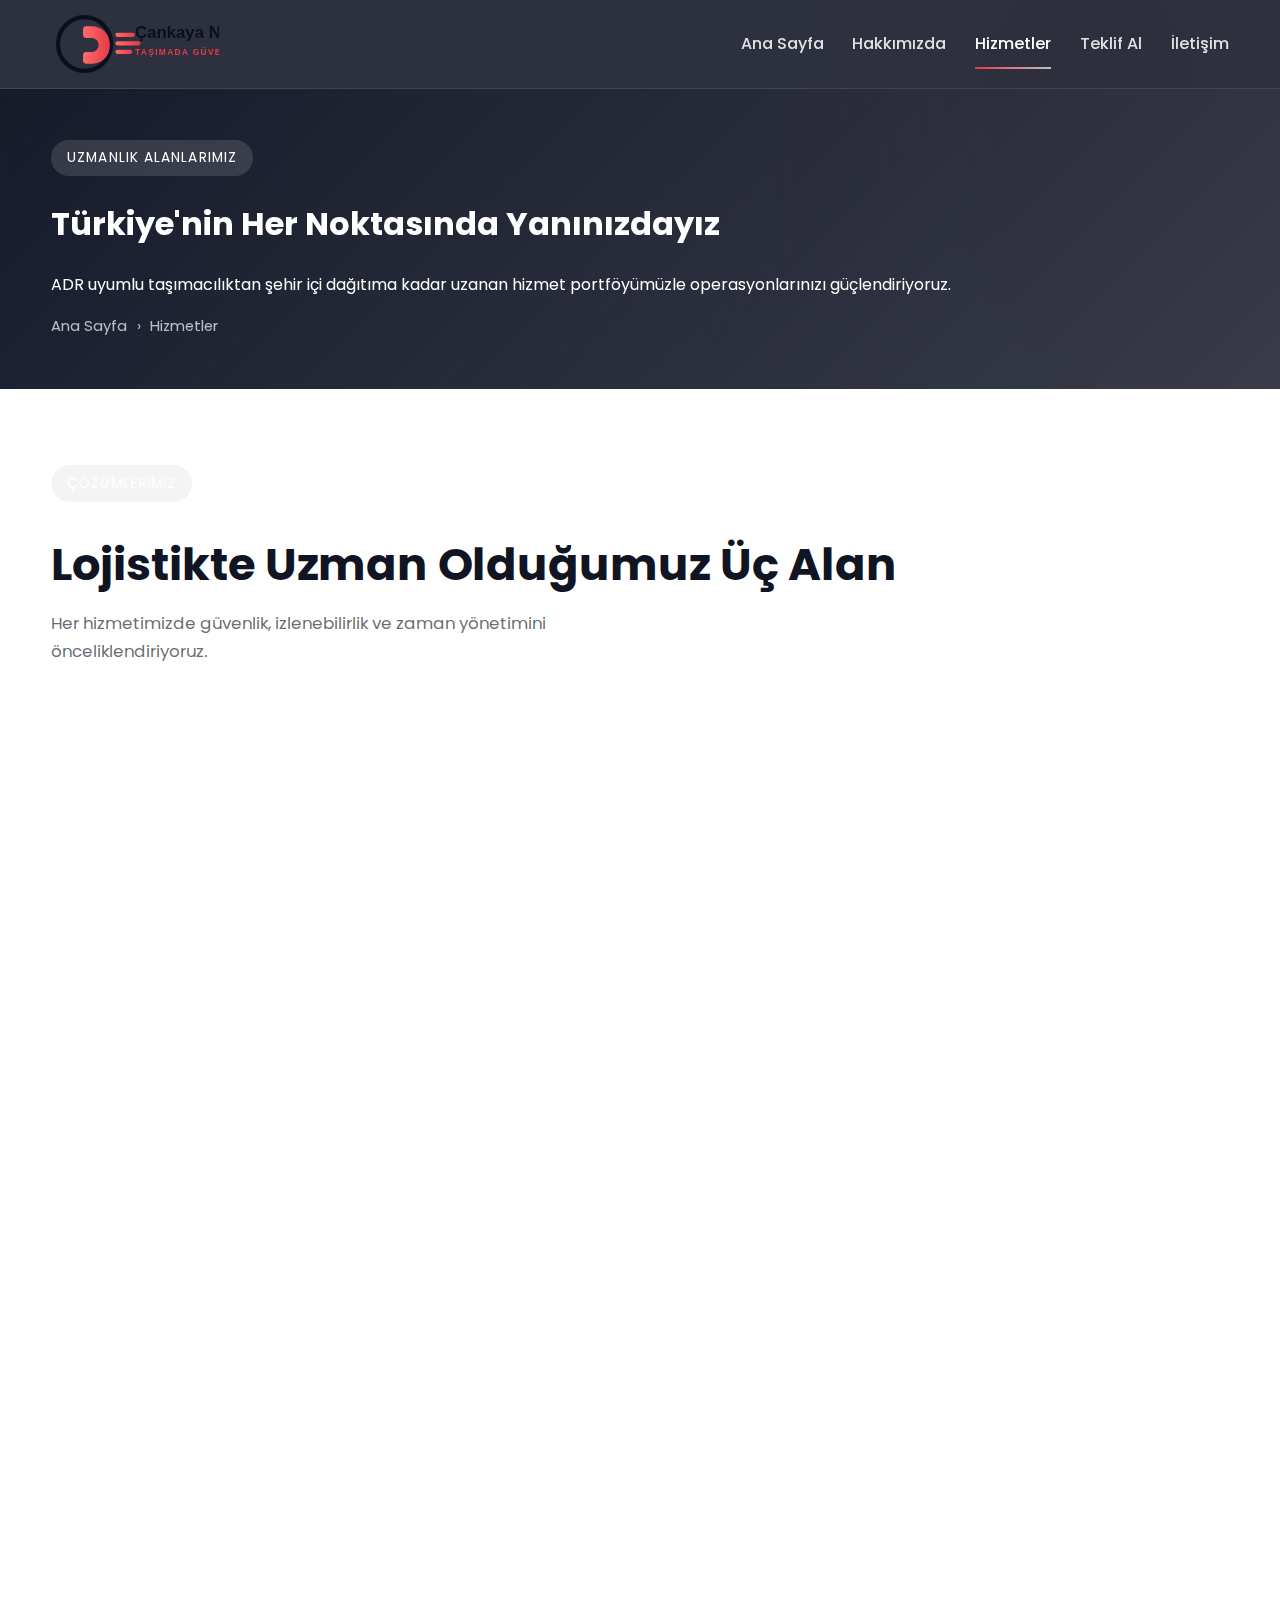
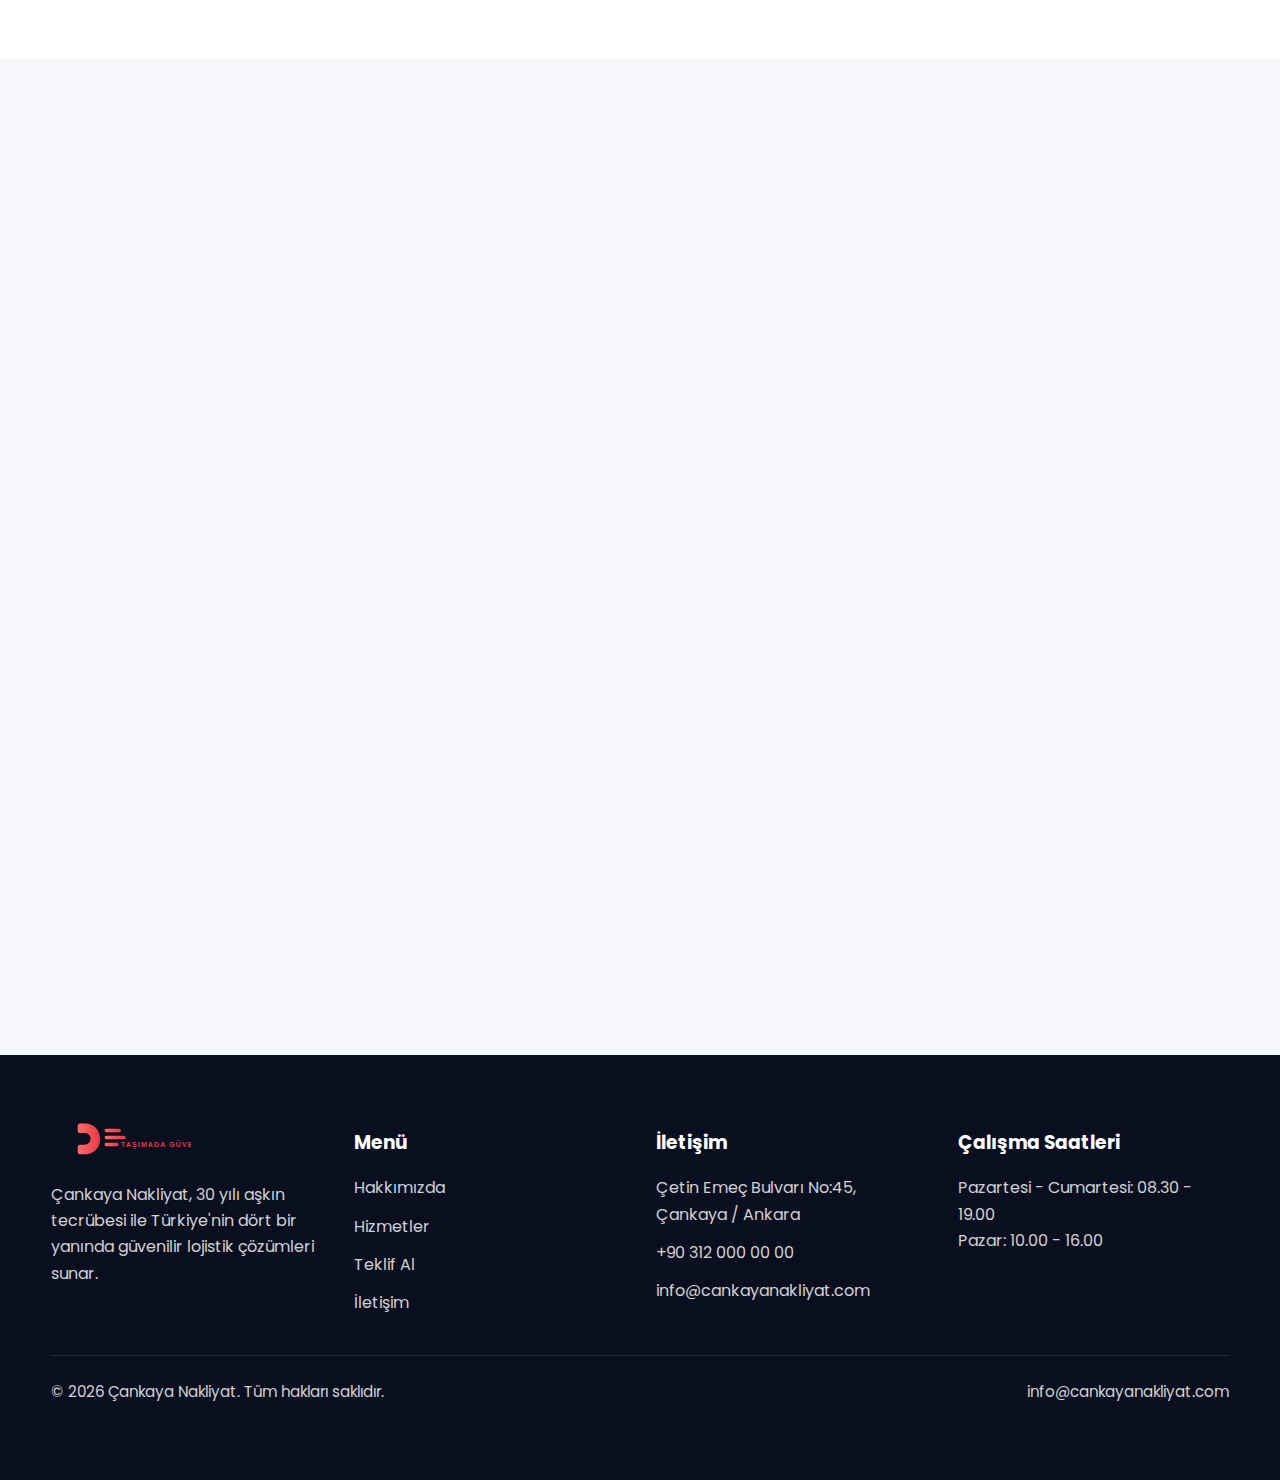
<file: services.html>
<!DOCTYPE html>
<html lang="tr">
<head>
  <meta charset="UTF-8" />
  <meta http-equiv="X-UA-Compatible" content="IE=edge" />
  <meta name="viewport" content="width=device-width, initial-scale=1.0" />
  <title>Hizmetler | Çankaya Nakliyat</title>
  <meta name="description" content="Yanıcı madde taşımacılığı, evden eve nakliyat ve parça taşımacılığı dahil tüm lojistik hizmetlerimizi keşfedin." />
  <link rel="canonical" href="https://cankayanakliyat.com/services.html" />
  <meta name="robots" content="index, follow" />
  <meta property="og:title" content="Hizmetler | Çankaya Nakliyat" />
  <meta property="og:description" content="ADR uyumlu taşımacılıktan şehir içi dağıtıma kadar tüm lojistik hizmet portföyümüzü inceleyin." />
  <meta property="og:type" content="website" />
  <meta property="og:url" content="https://cankayanakliyat.com/services.html" />
  <meta property="og:image" content="https://cankayanakliyat.com/assets/images/hero-truck.svg" />
  <meta property="og:locale" content="tr_TR" />
  <meta name="twitter:card" content="summary_large_image" />
  <meta name="twitter:title" content="Hizmetler | Çankaya Nakliyat" />
  <meta name="twitter:description" content="Çankaya Nakliyat'ın uzmanlık alanlarını keşfedin." />
  <link rel="preconnect" href="https://fonts.googleapis.com" />
  <link rel="preconnect" href="https://fonts.gstatic.com" crossorigin />
  <link href="https://fonts.googleapis.com/css2?family=Montserrat:wght@400;500;600;700&family=Poppins:wght@400;500;600;700;800&display=swap" rel="stylesheet" />
  <link rel="stylesheet" href="assets/css/style.css" />
  <link rel="icon" href="assets/images/logo.svg" type="image/svg+xml" />
  <script type="application/ld+json">
  {
    "@context": "https://schema.org",
    "@type": "LocalBusiness",
    "name": "Çankaya Nakliyat",
    "image": "https://cankayanakliyat.com/assets/images/logo.svg",
    "@id": "https://cankayanakliyat.com/#kurumsal",
    "url": "https://cankayanakliyat.com/",
    "telephone": "+90 312 000 00 00",
    "address": {
      "@type": "PostalAddress",
      "streetAddress": "Çetin Emeç Bulvarı No:45",
      "addressLocality": "Çankaya",
      "addressRegion": "Ankara",
      "postalCode": "06460",
      "addressCountry": "TR"
    },
    "geo": {
      "@type": "GeoCoordinates",
      "latitude": 39.9114,
      "longitude": 32.8536
    },
    "areaServed": "Türkiye"
  }
  </script>
</head>
<body data-page="services">
  <header>
    <div class="container header-inner">
      <a href="index.html" class="brand" aria-label="Çankaya Nakliyat Ana Sayfa">
        <img src="assets/images/logo.svg" alt="Çankaya Nakliyat logosu" loading="lazy" />
      </a>
      <nav class="primary-nav" aria-label="Ana menü">
        <a href="index.html">Ana Sayfa</a>
        <a href="about.html">Hakkımızda</a>
        <a href="services.html" class="active">Hizmetler</a>
        <a href="quote.html">Teklif Al</a>
        <a href="contact.html">İletişim</a>
      </nav>
      <button class="nav-toggle" aria-expanded="false" aria-label="Mobil menüyü aç">
        <span></span>
        <span></span>
        <span></span>
      </button>
      <div class="mobile-nav" role="menu">
        <a href="index.html">Ana Sayfa</a>
        <a href="about.html">Hakkımızda</a>
        <a href="services.html">Hizmetler</a>
        <a href="quote.html">Teklif Al</a>
        <a href="contact.html">İletişim</a>
      </div>
    </div>
  </header>

  <main>
    <section class="inner-hero">
      <div class="container" data-animate>
        <span class="badge">Uzmanlık Alanlarımız</span>
        <h1>Türkiye'nin Her Noktasında Yanınızdayız</h1>
        <p>ADR uyumlu taşımacılıktan şehir içi dağıtıma kadar uzanan hizmet portföyümüzle operasyonlarınızı güçlendiriyoruz.</p>
        <nav class="breadcrumb" aria-label="İçerik yolu">
          <a href="index.html" data-router="true">Ana Sayfa</a> › <span>Hizmetler</span>
        </nav>
      </div>
    </section>

    <section class="section light" aria-labelledby="services-detail-title">
      <div class="container">
        <div data-animate>
          <span class="badge">Çözümlerimiz</span>
          <h2 id="services-detail-title" class="section-title">Lojistikte Uzman Olduğumuz Üç Alan</h2>
          <p class="section-subtitle">Her hizmetimizde güvenlik, izlenebilirlik ve zaman yönetimini önceliklendiriyoruz.</p>
        </div>
        <div class="services-showcase">
          <article class="service-detail" data-animate>
            <div class="warning-icon" aria-hidden="true">⚠️</div>
            <h3>Yanıcı Madde Taşımacılığı</h3>
            <p>ADR mevzuatına uygun tankerlerimiz, aktif yangın söndürme sistemleri ve acil durum ekiplerimiz ile hassas yüklerinizi güvenle taşıyoruz.</p>
            <ul class="values-list" style="color: var(--color-text);">
              <li><strong>24/7 İzleme</strong><p>Operasyon merkezimiz yük sıcaklığı ve basınç değerlerini anlık takip eder.</p></li>
              <li><strong>Özel Eğitimli Sürücüler</strong><p>Her sürücümüz düzenli olarak yangın ve ilk yardım tatbikatlarına katılır.</p></li>
            </ul>
          </article>
          <article class="service-detail" data-animate>
            <div class="route-map">
              <svg viewBox="0 0 520 240" role="img" aria-label="Evden eve nakliyat rotası">
                <defs>
                  <linearGradient id="homeRoute" x1="0%" y1="0%" x2="100%" y2="0%">
                    <stop offset="0%" stop-color="rgba(10,15,31,0.4)" />
                    <stop offset="100%" stop-color="rgba(230,57,70,0.8)" />
                  </linearGradient>
                </defs>
                <path d="M40 200 C120 120, 200 140, 280 180 S420 240, 480 160" fill="none" stroke="url(#homeRoute)" stroke-width="8" stroke-linecap="round" stroke-dasharray="16 20">
                  <animate attributeName="stroke-dashoffset" from="240" to="0" dur="7s" repeatCount="indefinite" />
                </path>
                <g fill="rgba(230,57,70,0.9)">
                  <circle cx="40" cy="200" r="10" />
                  <circle cx="480" cy="160" r="10" />
                </g>
              </svg>
            </div>
            <h3>Evden Eve Nakliyat</h3>
            <p>Türkiye genelinde uçtan uca taşınma hizmeti sunarak eşyalarınızı profesyonel ekiplerle yeni adresinize ulaştırıyoruz.</p>
            <ul class="values-list" style="color: var(--color-text);">
              <li><strong>Paketleme Uzmanlığı</strong><p>Kırılgan eşyalarınız için özel kasalar ve koruyucu malzemeler kullanıyoruz.</p></li>
              <li><strong>Dijital Takip</strong><p>Taşınma gününüzde rota ve zaman planını mobil uygulamamızdan takip edebilirsiniz.</p></li>
            </ul>
          </article>
          <article class="service-detail" data-animate>
            <h3>Parça Taşımacılığı</h3>
            <p>Esnek teslim saatleri, mikro depo ağımız ve optimize edilmiş rotalarımızla parça yüklerinizi zamanında teslim ediyoruz.</p>
            <div class="box-grid">
              <div class="box-tile" tabindex="0">
                <svg viewBox="0 0 64 64" aria-hidden="true"><rect x="10" y="14" width="44" height="36" rx="6" /></svg>
                <span>Akıllı Paketler</span>
              </div>
              <div class="box-tile" tabindex="0">
                <svg viewBox="0 0 64 64" aria-hidden="true"><path d="M12 34h40l-6 16H18z" /></svg>
                <span>Esnek Teslim</span>
              </div>
              <div class="box-tile" tabindex="0">
                <svg viewBox="0 0 64 64" aria-hidden="true"><path d="M10 28h44v8H10z" /></svg>
                <span>Şehir İçi Ekspres</span>
              </div>
              <div class="box-tile" tabindex="0">
                <svg viewBox="0 0 64 64" aria-hidden="true"><path d="M18 18h28v28H18z" /></svg>
                <span>Depo Çözümleri</span>
              </div>
            </div>
          </article>
        </div>
      </div>
    </section>

    <section class="section" aria-labelledby="map-title">
      <div class="container">
        <div data-animate>
          <span class="badge">81 İlde Hizmet Veriyoruz</span>
          <h2 id="map-title" class="section-title">Türkiye Genelinde Senkronize Lojistik</h2>
          <p class="section-subtitle">Her ilde saha ekiplerimiz ve çözüm ortaklarımızla entegre çalışarak teslimatlarınızı aynı standartta gerçekleştiriyoruz.</p>
        </div>
        <div class="map-wrapper" data-animate>
          <svg viewBox="0 0 640 320" role="img" aria-label="Türkiye haritası üzerinde hizmet verdiğimiz iller" data-turkey-map>
            <path class="map-outline" d="M32 180 C72 140 96 104 156 112 C208 120 228 96 288 104 C352 112 380 92 420 104 C476 120 516 108 560 140 C604 172 608 204 600 220 C588 248 548 258 520 260 C472 262 432 244 384 248 C344 252 312 272 268 276 C220 280 176 268 144 252 C108 234 76 224 56 212 C32 198 8 188 32 180 Z" />
            <g class="map-provinces" data-provinces></g>
          </svg>
          <div class="map-tooltip" role="status" data-map-tooltip>İl bilgisi</div>
        </div>
      </div>
    </section>
  </main>

  <footer>
    <div class="container footer-grid">
      <div class="footer-brand">
        <img src="assets/images/logo.svg" alt="Çankaya Nakliyat" loading="lazy" />
        <p>Çankaya Nakliyat, 30 yılı aşkın tecrübesi ile Türkiye'nin dört bir yanında güvenilir lojistik çözümleri sunar.</p>
      </div>
      <div>
        <h3>Menü</h3>
        <ul>
          <li><a href="about.html" data-router="true">Hakkımızda</a></li>
          <li><a href="services.html" data-router="true">Hizmetler</a></li>
          <li><a href="quote.html" data-router="true">Teklif Al</a></li>
          <li><a href="contact.html" data-router="true">İletişim</a></li>
        </ul>
      </div>
      <div>
        <h3>İletişim</h3>
        <ul>
          <li>Çetin Emeç Bulvarı No:45, Çankaya / Ankara</li>
          <li><a href="tel:+903120000000">+90 312 000 00 00</a></li>
          <li><a href="mailto:info@cankayanakliyat.com">info@cankayanakliyat.com</a></li>
        </ul>
      </div>
      <div>
        <h3>Çalışma Saatleri</h3>
        <p>Pazartesi - Cumartesi: 08.30 - 19.00<br />Pazar: 10.00 - 16.00</p>
      </div>
    </div>
    <div class="container footer-bottom">
      <span>© <span data-current-year></span> Çankaya Nakliyat. Tüm hakları saklıdır.</span>
      <a href="mailto:info@cankayanakliyat.com">info@cankayanakliyat.com</a>
    </div>
  </footer>

  <script src="https://cdnjs.cloudflare.com/ajax/libs/gsap/3.12.2/gsap.min.js" integrity="sha512-L21wXWxBY2NU4VFIfE88ll/aT0wJKcmUaWrOiVWnrPWeM0u2NcQHCJ3E1vM8iDSHPsuacF6nwLxgPLZld0w3YQ==" crossorigin="anonymous" referrerpolicy="no-referrer" defer></script>
  <script src="assets/js/animations.js" defer></script>
  <script src="assets/js/script.js" defer></script>
</body>
</html>
</file>
<file: assets/css/style.css>
:root {
  --color-navy: #0a0f1f;
  --color-navy-soft: rgba(10, 15, 31, 0.92);
  --color-red: #e63946;
  --color-red-dark: #b7232f;
  --color-gray: #e5e5e5;
  --color-silver: #c0c0c0;
  --color-white: #ffffff;
  --color-text: #101423;
  --color-muted: rgba(16, 20, 35, 0.65);
  --color-body: #f5f7fb;
  --shadow-soft: 0 24px 60px rgba(10, 15, 31, 0.18);
  --shadow-card: 0 18px 45px rgba(10, 15, 31, 0.12);
  --shadow-subtle: 0 10px 30px rgba(10, 15, 31, 0.08);
  --font-heading: 'Poppins', 'Montserrat', 'Segoe UI', sans-serif;
  --font-body: 'Poppins', 'Montserrat', 'Segoe UI', sans-serif;
  --spacing: clamp(2.5rem, 6vw, 4.75rem);
  --header-height: 84px;
  --transition-base: all 0.35s ease;
}

*,
*::before,
*::after {
  box-sizing: border-box;
}

body {
  margin: 0;
  font-family: var(--font-body);
  font-weight: 400;
  color: var(--color-text);
  background: var(--color-body);
  line-height: 1.65;
  min-height: 100vh;
  scroll-behavior: smooth;
  position: relative;
  transition: opacity 0.45s ease;
}

body::before {
  content: '';
  position: fixed;
  inset: 0;
  background: radial-gradient(circle at 15% 20%, rgba(198, 200, 212, 0.16), transparent 55%),
    radial-gradient(circle at 85% 10%, rgba(230, 57, 70, 0.1), transparent 60%);
  z-index: -2;
}

body.page-transition-exit {
  opacity: 0;
}

main {
  display: block;
  overflow: hidden;
}

img,
picture {
  max-width: 100%;
  display: block;
  height: auto;
}

a {
  color: inherit;
  text-decoration: none;
}

a:hover,
a:focus-visible {
  color: var(--color-red);
}

.sr-only {
  position: absolute;
  width: 1px;
  height: 1px;
  padding: 0;
  margin: -1px;
  overflow: hidden;
  clip: rect(0, 0, 0, 0);
  white-space: nowrap;
  border: 0;
}

button,
.btn {
  font-family: inherit;
}

.container {
  width: min(1180px, 92vw);
  margin: 0 auto;
}

header {
  position: sticky;
  top: 0;
  z-index: 990;
  backdrop-filter: blur(18px);
  background: rgba(10, 15, 31, 0.85);
  border-bottom: 1px solid rgba(192, 192, 192, 0.14);
}

.header-inner {
  display: flex;
  align-items: center;
  justify-content: space-between;
  gap: 2rem;
  padding: 0.65rem 0;
}

.brand {
  display: inline-flex;
  align-items: center;
  gap: 0.8rem;
  color: var(--color-white);
  font-weight: 700;
  letter-spacing: 0.08em;
  text-transform: uppercase;
}

.brand img {
  width: 168px;
  height: auto;
}

nav.primary-nav {
  display: flex;
  align-items: center;
  gap: 1.8rem;
}

nav.primary-nav a {
  color: rgba(255, 255, 255, 0.86);
  font-weight: 500;
  position: relative;
  padding: 0.4rem 0;
  transition: color 0.3s ease;
}

nav.primary-nav a::after {
  content: '';
  position: absolute;
  left: 0;
  bottom: -0.35rem;
  width: 0;
  height: 2px;
  background: linear-gradient(120deg, var(--color-red), var(--color-silver));
  transition: width 0.3s ease;
}

nav.primary-nav a.active,
nav.primary-nav a:hover,
nav.primary-nav a:focus-visible {
  color: var(--color-white);
}

nav.primary-nav a.active::after,
nav.primary-nav a:hover::after,
nav.primary-nav a:focus-visible::after {
  width: 100%;
}

.nav-toggle {
  display: none;
  flex-direction: column;
  gap: 0.35rem;
  background: transparent;
  border: none;
  cursor: pointer;
}

.nav-toggle span {
  width: 28px;
  height: 3px;
  background: var(--color-white);
  border-radius: 12px;
  transition: transform 0.35s ease, opacity 0.35s ease;
}

.mobile-nav {
  position: fixed;
  inset: 0;
  background: rgba(10, 15, 31, 0.96);
  display: flex;
  flex-direction: column;
  align-items: center;
  justify-content: center;
  gap: 1.4rem;
  transform: translateY(-100%);
  opacity: 0;
  transition: transform 0.45s ease, opacity 0.45s ease;
}

.mobile-nav.show {
  transform: translateY(0);
  opacity: 1;
}

.mobile-nav a {
  color: var(--color-white);
  font-size: 1.4rem;
  font-weight: 600;
  text-transform: uppercase;
  letter-spacing: 0.08em;
}

.hero {
  position: relative;
  background: linear-gradient(145deg, rgba(10, 15, 31, 0.98), rgba(10, 15, 31, 0.84));
  color: var(--color-white);
  overflow: hidden;
}

.hero::after {
  content: '';
  position: absolute;
  top: -40%;
  right: -20%;
  width: 500px;
  height: 500px;
  background: radial-gradient(circle, rgba(230, 57, 70, 0.45), transparent 70%);
  filter: blur(12px);
  z-index: 0;
}

.hero .container {
  position: relative;
  z-index: 1;
  display: grid;
  grid-template-columns: repeat(auto-fit, minmax(280px, 1fr));
  gap: clamp(2rem, 5vw, 4rem);
  align-items: center;
  padding: calc(var(--spacing) + 1.5rem) 0 var(--spacing) 0;
}

.hero-content h1 {
  font-size: clamp(2.7rem, 5vw, 3.9rem);
  margin: 0 0 1.2rem;
  line-height: 1.1;
  letter-spacing: -0.02em;
  font-weight: 700;
}

.hero-content p {
  max-width: 520px;
  color: rgba(255, 255, 255, 0.8);
  font-size: 1.05rem;
  margin-bottom: 2rem;
}

.badge {
  display: inline-flex;
  align-items: center;
  gap: 0.4rem;
  padding: 0.45rem 1rem;
  background: rgba(192, 192, 192, 0.18);
  border-radius: 999px;
  font-size: 0.85rem;
  letter-spacing: 0.08em;
  text-transform: uppercase;
  color: var(--color-white);
}

.cta-group {
  display: flex;
  flex-wrap: wrap;
  gap: 1rem;
}

.btn {
  display: inline-flex;
  align-items: center;
  justify-content: center;
  gap: 0.5rem;
  padding: 0.85rem 2rem;
  border-radius: 999px;
  font-weight: 600;
  letter-spacing: 0.02em;
  border: 1px solid transparent;
  cursor: pointer;
  transition: transform 0.35s ease, box-shadow 0.35s ease, background 0.35s ease;
}

.btn-primary {
  background: linear-gradient(135deg, var(--color-red), var(--color-red-dark));
  color: var(--color-white);
  box-shadow: var(--shadow-soft);
}

.btn-outline {
  background: transparent;
  border-color: rgba(192, 192, 192, 0.6);
  color: var(--color-white);
}

.btn-primary:hover,
.btn-primary:focus-visible {
  transform: translateY(-3px);
  box-shadow: 0 28px 60px rgba(230, 57, 70, 0.28);
}

.btn-outline:hover,
.btn-outline:focus-visible {
  border-color: var(--color-white);
  color: var(--color-white);
  background: rgba(255, 255, 255, 0.08);
}

.hero-illustration {
  position: relative;
  padding: 2rem;
}

.hero-illustration img {
  filter: drop-shadow(0 24px 45px rgba(10, 15, 31, 0.45));
}

.hero-floating-cta {
  position: absolute;
  bottom: 8%;
  right: 10%;
  display: inline-flex;
  align-items: center;
  gap: 0.65rem;
  background: var(--color-red);
  color: var(--color-white);
  padding: 0.65rem 1.4rem;
  border-radius: 999px;
  font-weight: 600;
  box-shadow: 0 18px 45px rgba(230, 57, 70, 0.35);
  animation: float 6s ease-in-out infinite;
  transition: transform 0.45s ease;
}

.hero-floating-cta span {
  display: inline-flex;
  width: 12px;
  height: 12px;
  border-radius: 999px;
  background: rgba(255, 255, 255, 0.8);
  position: relative;
}

.hero-floating-cta span::after {
  content: '';
  position: absolute;
  inset: -6px;
  border-radius: inherit;
  border: 2px solid rgba(255, 255, 255, 0.45);
  animation: pulse 1.6s ease-in-out infinite;
}

.hero-floating-cta:hover,
.hero-floating-cta:focus-visible {
  transform: translateY(-6px) scale(1.02);
}

.stats {
  display: grid;
  gap: 1.2rem;
}

.stats-grid {
  display: grid;
  grid-template-columns: repeat(auto-fit, minmax(160px, 1fr));
  gap: 1rem;
}

.stat-card {
  background: rgba(255, 255, 255, 0.06);
  border: 1px solid rgba(192, 192, 192, 0.2);
  padding: 1.4rem 1.6rem;
  border-radius: 1.2rem;
  backdrop-filter: blur(4px);
}

.stat-number {
  display: block;
  font-size: 2.4rem;
  font-weight: 700;
  letter-spacing: -0.02em;
}

.stat-label {
  font-size: 0.95rem;
  color: rgba(255, 255, 255, 0.75);
}

.section {
  padding: var(--spacing) 0;
}

.section.light {
  background: var(--color-white);
}

.section-title {
  font-size: clamp(2rem, 4vw, 2.8rem);
  margin-bottom: 1.2rem;
  font-weight: 700;
  line-height: 1.15;
}

.section-subtitle {
  color: var(--color-muted);
  max-width: 640px;
  font-size: 1.05rem;
}

.nationwide-grid {
  display: grid;
  gap: 2.8rem;
  grid-template-columns: repeat(auto-fit, minmax(280px, 1fr));
  align-items: start;
}

.nationwide-copy .cta-group {
  margin-top: 2rem;
}

.map-column {
  display: flex;
  justify-content: center;
  align-items: center;
}

.highlight-box {
  background: linear-gradient(135deg, rgba(10, 15, 31, 0.98), rgba(10, 15, 31, 0.9));
  color: var(--color-white);
  padding: 2.2rem;
  border-radius: 1.6rem;
  position: relative;
  overflow: hidden;
}

.highlight-box::after {
  content: '';
  position: absolute;
  inset: -30% 20% auto auto;
  width: 220px;
  height: 220px;
  background: radial-gradient(circle, rgba(230, 57, 70, 0.32), transparent 70%);
  z-index: 0;
}

.highlight-box > * {
  position: relative;
  z-index: 1;
}

.values-list {
  display: grid;
  gap: 1.5rem;
}

.values-list li {
  padding: 1.4rem;
  background: rgba(255, 255, 255, 0.04);
  border-radius: 1rem;
  border: 1px solid rgba(192, 192, 192, 0.16);
}

.values-list strong {
  font-size: 1.05rem;
  color: var(--color-white);
}

.check-list li {
  background: rgba(10, 15, 31, 0.06);
  border: 1px solid rgba(10, 15, 31, 0.12);
  color: var(--color-text);
}

.check-list strong {
  color: var(--color-text);
}

.grid {
  display: grid;
  gap: 1.5rem;
}

.grid-3 {
  grid-template-columns: repeat(auto-fit, minmax(240px, 1fr));
}

.services-grid .service-card {
  background: var(--color-white);
  border-radius: 1.4rem;
  padding: 2.1rem;
  position: relative;
  overflow: hidden;
  border: 1px solid rgba(10, 15, 31, 0.06);
  box-shadow: var(--shadow-subtle);
  transition: transform 0.45s ease, box-shadow 0.45s ease;
}

.service-card::after {
  content: '';
  position: absolute;
  inset: auto -40% -60% -40%;
  height: 120%;
  background: radial-gradient(circle, rgba(230, 57, 70, 0.18), transparent 65%);
  transform: translateY(40%);
  transition: transform 0.45s ease;
}

.service-card:hover,
.service-card:focus-within {
  transform: translateY(-10px);
  box-shadow: 0 32px 60px rgba(10, 15, 31, 0.14);
}

.service-card:hover::after,
.service-card:focus-within::after {
  transform: translateY(0);
}

.service-icon {
  width: 64px;
  height: 64px;
  border-radius: 1.2rem;
  background: linear-gradient(135deg, rgba(230, 57, 70, 0.18), rgba(192, 192, 192, 0.25));
  display: grid;
  place-items: center;
  font-size: 1.8rem;
  margin-bottom: 1.6rem;
  color: var(--color-red);
}

.service-card h3 {
  margin: 0 0 0.85rem;
  font-size: 1.35rem;
  font-weight: 600;
}

.service-text {
  color: var(--color-muted);
  transition: opacity 0.45s ease;
}

.service-card:hover .service-text,
.service-card:focus-within .service-text {
  opacity: 0.8;
}

.service-reveal {
  margin-top: 1.2rem;
  padding-top: 1.2rem;
  border-top: 1px dashed rgba(10, 15, 31, 0.16);
  color: var(--color-text);
  transform: translateY(20px);
  opacity: 0;
  transition: transform 0.45s ease, opacity 0.45s ease;
}

.service-card:hover .service-reveal,
.service-card:focus-within .service-reveal {
  opacity: 1;
  transform: translateY(0);
}

.testimonials {
  display: grid;
  gap: 1.8rem;
  grid-template-columns: repeat(auto-fit, minmax(260px, 1fr));
}

.testimonial-card {
  background: var(--color-white);
  border-radius: 1.5rem;
  padding: 2rem;
  border: 1px solid rgba(10, 15, 31, 0.05);
  box-shadow: var(--shadow-subtle);
}

.testimonial-card blockquote {
  margin: 0 0 1.2rem;
  font-size: 1.05rem;
  color: var(--color-muted);
}

.testimonial-card cite {
  font-weight: 600;
  color: var(--color-text);
}

.inner-hero {
  background: linear-gradient(135deg, rgba(10, 15, 31, 0.95), rgba(10, 15, 31, 0.8));
  color: var(--color-white);
  padding: calc(var(--spacing) / 1.5) 0;
}

.inner-hero .breadcrumb {
  margin-top: 1rem;
  display: flex;
  align-items: center;
  gap: 0.6rem;
  color: rgba(255, 255, 255, 0.7);
  font-size: 0.92rem;
}

.content-section {
  padding: var(--spacing) 0;
}

.content-section article {
  max-width: 720px;
}

.timeline {
  position: relative;
  padding-left: 1.5rem;
}

.timeline::before {
  content: '';
  position: absolute;
  left: 8px;
  top: 0;
  bottom: 0;
  width: 2px;
  background: linear-gradient(180deg, var(--color-red), rgba(192, 192, 192, 0.4));
}

.timeline-item {
  position: relative;
  padding-left: 1.8rem;
  margin-bottom: 2.4rem;
}

.timeline-item:last-child {
  margin-bottom: 0;
}

.timeline-marker {
  position: absolute;
  left: -2px;
  top: 0.4rem;
  width: 14px;
  height: 14px;
  border-radius: 50%;
  background: var(--color-red);
  border: 2px solid var(--color-white);
  box-shadow: 0 0 0 6px rgba(230, 57, 70, 0.15);
}

.timeline-item h3 {
  margin-top: 0;
  margin-bottom: 0.4rem;
  font-size: 1.25rem;
}

.timeline-item time {
  display: inline-flex;
  align-items: center;
  gap: 0.4rem;
  font-weight: 600;
  color: var(--color-red);
  letter-spacing: 0.04em;
  text-transform: uppercase;
}

.fleet-slider {
  position: relative;
  background: var(--color-white);
  border-radius: 1.8rem;
  padding: 2.5rem 2rem 2.8rem;
  box-shadow: var(--shadow-subtle);
  overflow: hidden;
}

.fleet-slider-track {
  display: flex;
  transition: transform 0.65s cubic-bezier(0.33, 1, 0.68, 1);
}

.fleet-slide {
  min-width: 100%;
  display: grid;
  align-items: center;
  justify-items: center;
  gap: 1.6rem;
}

.fleet-slide img {
  max-height: 280px;
  border-radius: 1.4rem;
  object-fit: cover;
  box-shadow: var(--shadow-subtle);
}

.slider-controls {
  display: flex;
  gap: 0.75rem;
  position: absolute;
  bottom: 1.4rem;
  right: 1.6rem;
}

.slider-btn {
  width: 44px;
  height: 44px;
  border-radius: 50%;
  border: none;
  background: rgba(10, 15, 31, 0.08);
  color: var(--color-navy);
  cursor: pointer;
  display: grid;
  place-items: center;
  transition: background 0.3s ease, transform 0.3s ease;
}

.slider-btn:hover,
.slider-btn:focus-visible {
  background: var(--color-red);
  color: var(--color-white);
  transform: translateY(-2px);
}

.progress-indicator {
  position: absolute;
  left: 2rem;
  bottom: 1.5rem;
  display: flex;
  gap: 0.4rem;
}

.progress-dot {
  width: 10px;
  height: 10px;
  border-radius: 50%;
  background: rgba(10, 15, 31, 0.2);
  transition: background 0.3s ease, transform 0.3s ease;
}

.progress-dot.active {
  background: var(--color-red);
  transform: scale(1.2);
}

.services-showcase {
  display: grid;
  gap: clamp(2rem, 5vw, 3rem);
  grid-template-columns: repeat(auto-fit, minmax(280px, 1fr));
}

.service-detail {
  background: var(--color-white);
  border-radius: 1.6rem;
  padding: 2.4rem;
  border: 1px solid rgba(10, 15, 31, 0.06);
  box-shadow: var(--shadow-subtle);
  position: relative;
  overflow: hidden;
}

.service-detail h3 {
  margin-top: 0;
  font-size: 1.5rem;
}

.service-detail p {
  color: var(--color-muted);
}

.warning-icon {
  width: 56px;
  height: 56px;
  border-radius: 50%;
  background: rgba(230, 57, 70, 0.14);
  display: grid;
  place-items: center;
  font-size: 1.6rem;
  color: var(--color-red);
  margin-bottom: 1.4rem;
  animation: alertPulse 2.2s infinite;
}

.route-map {
  position: relative;
  padding: 2rem;
  border-radius: 1.6rem;
  background: linear-gradient(135deg, rgba(192, 192, 192, 0.28), rgba(10, 15, 31, 0.05));
  overflow: hidden;
}

.route-map svg {
  width: 100%;
  height: auto;
}

.box-grid {
  display: grid;
  grid-template-columns: repeat(auto-fit, minmax(140px, 1fr));
  gap: 1rem;
  margin-top: 1.4rem;
}

.box-tile {
  background: var(--color-body);
  border: 1px solid rgba(10, 15, 31, 0.08);
  border-radius: 1.2rem;
  padding: 1.2rem;
  display: grid;
  place-items: center;
  gap: 0.6rem;
  transition: transform 0.35s ease, box-shadow 0.35s ease;
}

.box-tile svg {
  width: 48px;
  height: 48px;
  fill: var(--color-red);
}

.box-tile:hover,
.box-tile:focus-visible {
  transform: translateY(-6px);
  box-shadow: var(--shadow-subtle);
}

.map-wrapper {
  position: relative;
  background: var(--color-white);
  border-radius: 2rem;
  padding: 2.4rem;
  box-shadow: var(--shadow-subtle);
}

.map-wrapper svg {
  width: 100%;
  height: auto;
  display: block;
}

.map-outline {
  fill: rgba(192, 192, 192, 0.18);
  stroke: rgba(10, 15, 31, 0.18);
  stroke-width: 1.5;
}

.map-provinces circle {
  fill: rgba(10, 15, 31, 0.42);
  transition: transform 0.35s ease, fill 0.35s ease;
  cursor: pointer;
}

.map-provinces circle:hover,
.map-provinces circle:focus-visible,
.map-provinces circle.active {
  fill: var(--color-red);
  transform: scale(1.35);
}

.map-tooltip {
  position: absolute;
  padding: 0.55rem 0.85rem;
  background: rgba(10, 15, 31, 0.92);
  color: var(--color-white);
  border-radius: 0.7rem;
  font-size: 0.85rem;
  pointer-events: none;
  transform: translate(-50%, -140%);
  opacity: 0;
  transition: opacity 0.3s ease;
  box-shadow: var(--shadow-subtle);
}

.map-tooltip.show {
  opacity: 1;
}

.quote-wrapper {
  display: grid;
  gap: 2.6rem;
  grid-template-columns: repeat(auto-fit, minmax(320px, 1fr));
  align-items: start;
}

.quote-form {
  background: var(--color-white);
  border-radius: 1.8rem;
  padding: 2.4rem;
  box-shadow: var(--shadow-subtle);
  border: 1px solid rgba(10, 15, 31, 0.06);
}

.progress-bar {
  position: relative;
  background: var(--color-gray);
  border-radius: 999px;
  height: 8px;
  overflow: hidden;
  margin-bottom: 2rem;
}

.progress-bar span {
  position: absolute;
  inset: 0;
  width: 0;
  background: linear-gradient(120deg, var(--color-red), var(--color-silver));
  transition: width 0.45s ease;
}

.step {
  display: none;
  animation: fadeSlide 0.45s ease both;
}

.step.active {
  display: block;
}

.form-grid {
  display: grid;
  gap: 1.2rem;
}

.form-grid.double {
  grid-template-columns: repeat(auto-fit, minmax(220px, 1fr));
}

label {
  font-weight: 600;
  display: block;
  margin-bottom: 0.4rem;
}

input,
select,
textarea {
  width: 100%;
  padding: 0.85rem 1rem;
  border-radius: 0.9rem;
  border: 1px solid rgba(10, 15, 31, 0.12);
  background: rgba(255, 255, 255, 0.9);
  font: inherit;
  transition: border-color 0.3s ease, box-shadow 0.3s ease;
}

input:focus,
select:focus,
textarea:focus {
  border-color: var(--color-red);
  outline: none;
  box-shadow: 0 0 0 4px rgba(230, 57, 70, 0.15);
}

input.invalid,
select.invalid,
textarea.invalid {
  border-color: var(--color-red);
}

textarea {
  min-height: 120px;
  resize: vertical;
}

.step-actions {
  display: flex;
  justify-content: space-between;
  margin-top: 1.6rem;
  gap: 1rem;
}

.toast {
  position: fixed;
  right: 1.5rem;
  bottom: 1.5rem;
  background: var(--color-navy);
  color: var(--color-white);
  padding: 1rem 1.4rem;
  border-radius: 1rem;
  box-shadow: var(--shadow-soft);
  opacity: 0;
  transform: translateY(20px);
  transition: opacity 0.4s ease, transform 0.4s ease;
  z-index: 999;
}

.toast.show {
  opacity: 1;
  transform: translateY(0);
}

.contact-wrapper {
  display: grid;
  gap: 2.4rem;
  grid-template-columns: repeat(auto-fit, minmax(320px, 1fr));
}

.contact-card {
  background: var(--color-white);
  padding: 2.4rem;
  border-radius: 1.8rem;
  box-shadow: var(--shadow-subtle);
  border: 1px solid rgba(10, 15, 31, 0.05);
}

.contact-details ul {
  list-style: none;
  padding: 0;
  margin: 1.6rem 0 0;
  display: grid;
  gap: 0.9rem;
}

.contact-details a {
  color: var(--color-red);
  font-weight: 600;
}

.map-embed iframe {
  width: 100%;
  border: 0;
  border-radius: 1.8rem;
  min-height: 360px;
  box-shadow: var(--shadow-subtle);
}

.map-embed {
  position: relative;
}

.map-embed::after,
.map-embed::before {
  content: '';
  position: absolute;
  left: 50%;
  top: 50%;
  transform: translate(-50%, -50%);
  pointer-events: none;
}

.map-embed::before {
  width: 46px;
  height: 46px;
  border-radius: 50%;
  border: 2px solid rgba(230, 57, 70, 0.4);
  animation: mapPulse 3s ease-in-out infinite;
}

.map-embed::after {
  width: 18px;
  height: 18px;
  background: var(--color-red);
  border-radius: 50% 50% 50% 0;
  transform: translate(-50%, -75%) rotate(-45deg);
  box-shadow: 0 10px 25px rgba(230, 57, 70, 0.4);
}

.whatsapp-floating {
  position: fixed;
  bottom: 1.6rem;
  left: 1.6rem;
  display: inline-flex;
  align-items: center;
  gap: 0.6rem;
  background: #25d366;
  color: var(--color-white);
  padding: 0.75rem 1.3rem;
  border-radius: 999px;
  font-weight: 600;
  box-shadow: var(--shadow-soft);
  z-index: 995;
  transition: transform 0.35s ease;
}

.whatsapp-floating:hover,
.whatsapp-floating:focus-visible {
  transform: translateY(-4px);
}

footer {
  background: var(--color-navy);
  color: rgba(255, 255, 255, 0.82);
  padding: calc(var(--spacing) / 1.4) 0 var(--spacing) 0;
}

.footer-grid {
  display: grid;
  gap: 2rem;
  grid-template-columns: repeat(auto-fit, minmax(220px, 1fr));
  align-items: start;
}

.footer-brand img {
  width: 140px;
  margin-bottom: 1rem;
}

footer h3 {
  color: var(--color-white);
  margin-bottom: 1rem;
}

footer ul {
  list-style: none;
  margin: 0;
  padding: 0;
  display: grid;
  gap: 0.75rem;
}

.footer-bottom {
  margin-top: 2.4rem;
  border-top: 1px solid rgba(255, 255, 255, 0.12);
  padding-top: 1.4rem;
  display: flex;
  flex-wrap: wrap;
  justify-content: space-between;
  gap: 1rem;
  font-size: 0.95rem;
}

[data-animate] {
  opacity: 0;
  transform: translateY(30px);
  transition: opacity 0.6s ease, transform 0.6s ease;
}

[data-animate].is-visible {
  opacity: 1;
  transform: translateY(0);
}

@keyframes float {
  0%,
  100% {
    transform: translateY(0);
  }
  50% {
    transform: translateY(-10px);
  }
}

@keyframes pulse {
  0% {
    transform: scale(1);
    opacity: 1;
  }
  70% {
    transform: scale(1.35);
    opacity: 0;
  }
  100% {
    transform: scale(1.35);
    opacity: 0;
  }
}

@keyframes alertPulse {
  0% {
    box-shadow: 0 0 0 0 rgba(230, 57, 70, 0.3);
  }
  70% {
    box-shadow: 0 0 0 10px rgba(230, 57, 70, 0);
  }
  100% {
    box-shadow: 0 0 0 0 rgba(230, 57, 70, 0);
  }
}

@keyframes mapPulse {
  0% {
    transform: translate(-50%, -50%) scale(0.6);
    opacity: 0.4;
  }
  50% {
    transform: translate(-50%, -50%) scale(1);
    opacity: 0.1;
  }
  100% {
    transform: translate(-50%, -50%) scale(0.6);
    opacity: 0.4;
  }
}

@keyframes fadeSlide {
  from {
    opacity: 0;
    transform: translateY(12px);
  }
  to {
    opacity: 1;
    transform: translateY(0);
  }
}

@media (max-width: 980px) {
  nav.primary-nav {
    display: none;
  }

  .nav-toggle {
    display: inline-flex;
  }

  .hero-floating-cta {
    position: static;
    margin-top: 1.4rem;
  }

  .stats {
    grid-template-columns: repeat(2, minmax(0, 1fr));
  }

  .fleet-slide {
    justify-items: stretch;
  }
}

@media (max-width: 720px) {
  .section {
    padding: calc(var(--spacing) * 0.8) 0;
  }

  .hero .container {
    padding: calc(var(--spacing) * 0.9) 0;
  }

  .hero-content h1 {
    font-size: clamp(2.2rem, 8vw, 3rem);
  }

  .stats-grid {
    grid-template-columns: repeat(auto-fit, minmax(140px, 1fr));
  }

  .toast {
    left: 1rem;
    right: 1rem;
  }
}

@media (prefers-reduced-motion: reduce) {
  *,
  *::before,
  *::after {
    animation-duration: 0.01ms !important;
    animation-iteration-count: 1 !important;
    transition-duration: 0.01ms !important;
    scroll-behavior: auto !important;
  }

  body {
    transition: none;
  }
}
</file>
